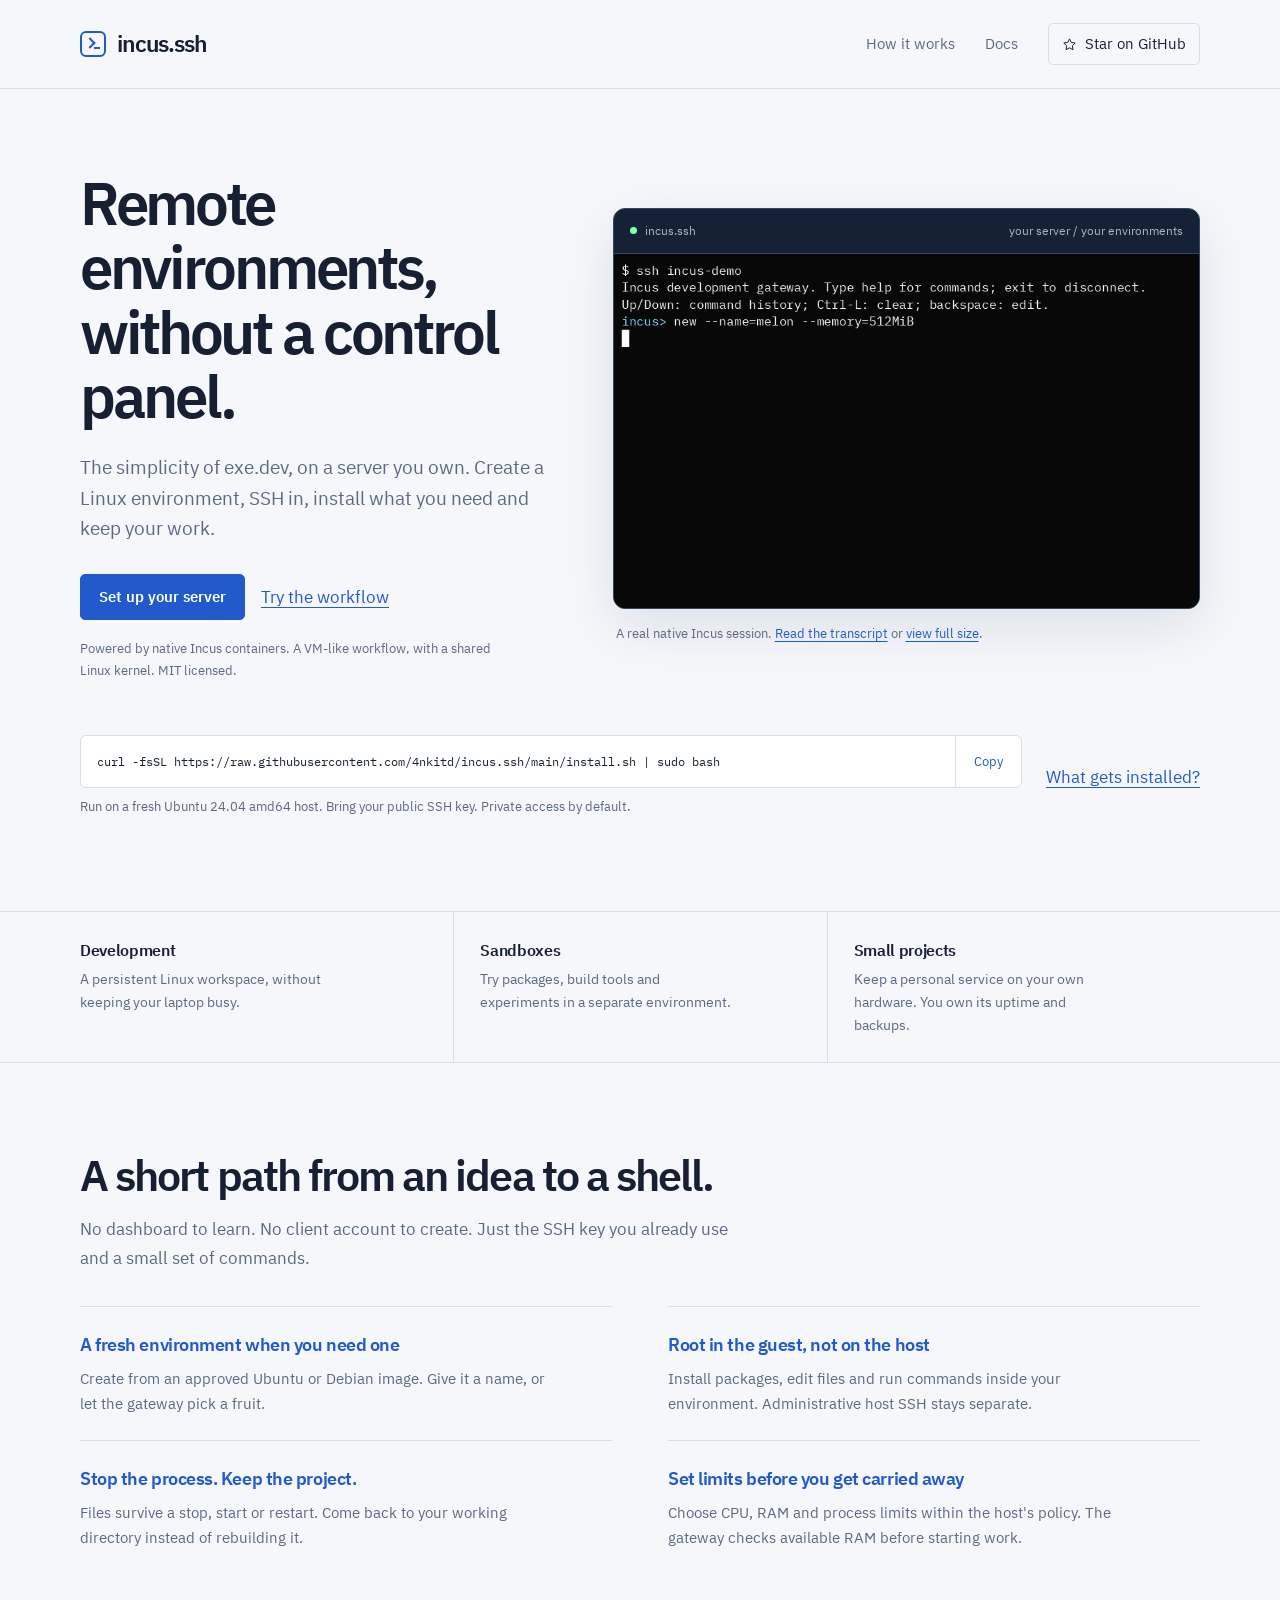
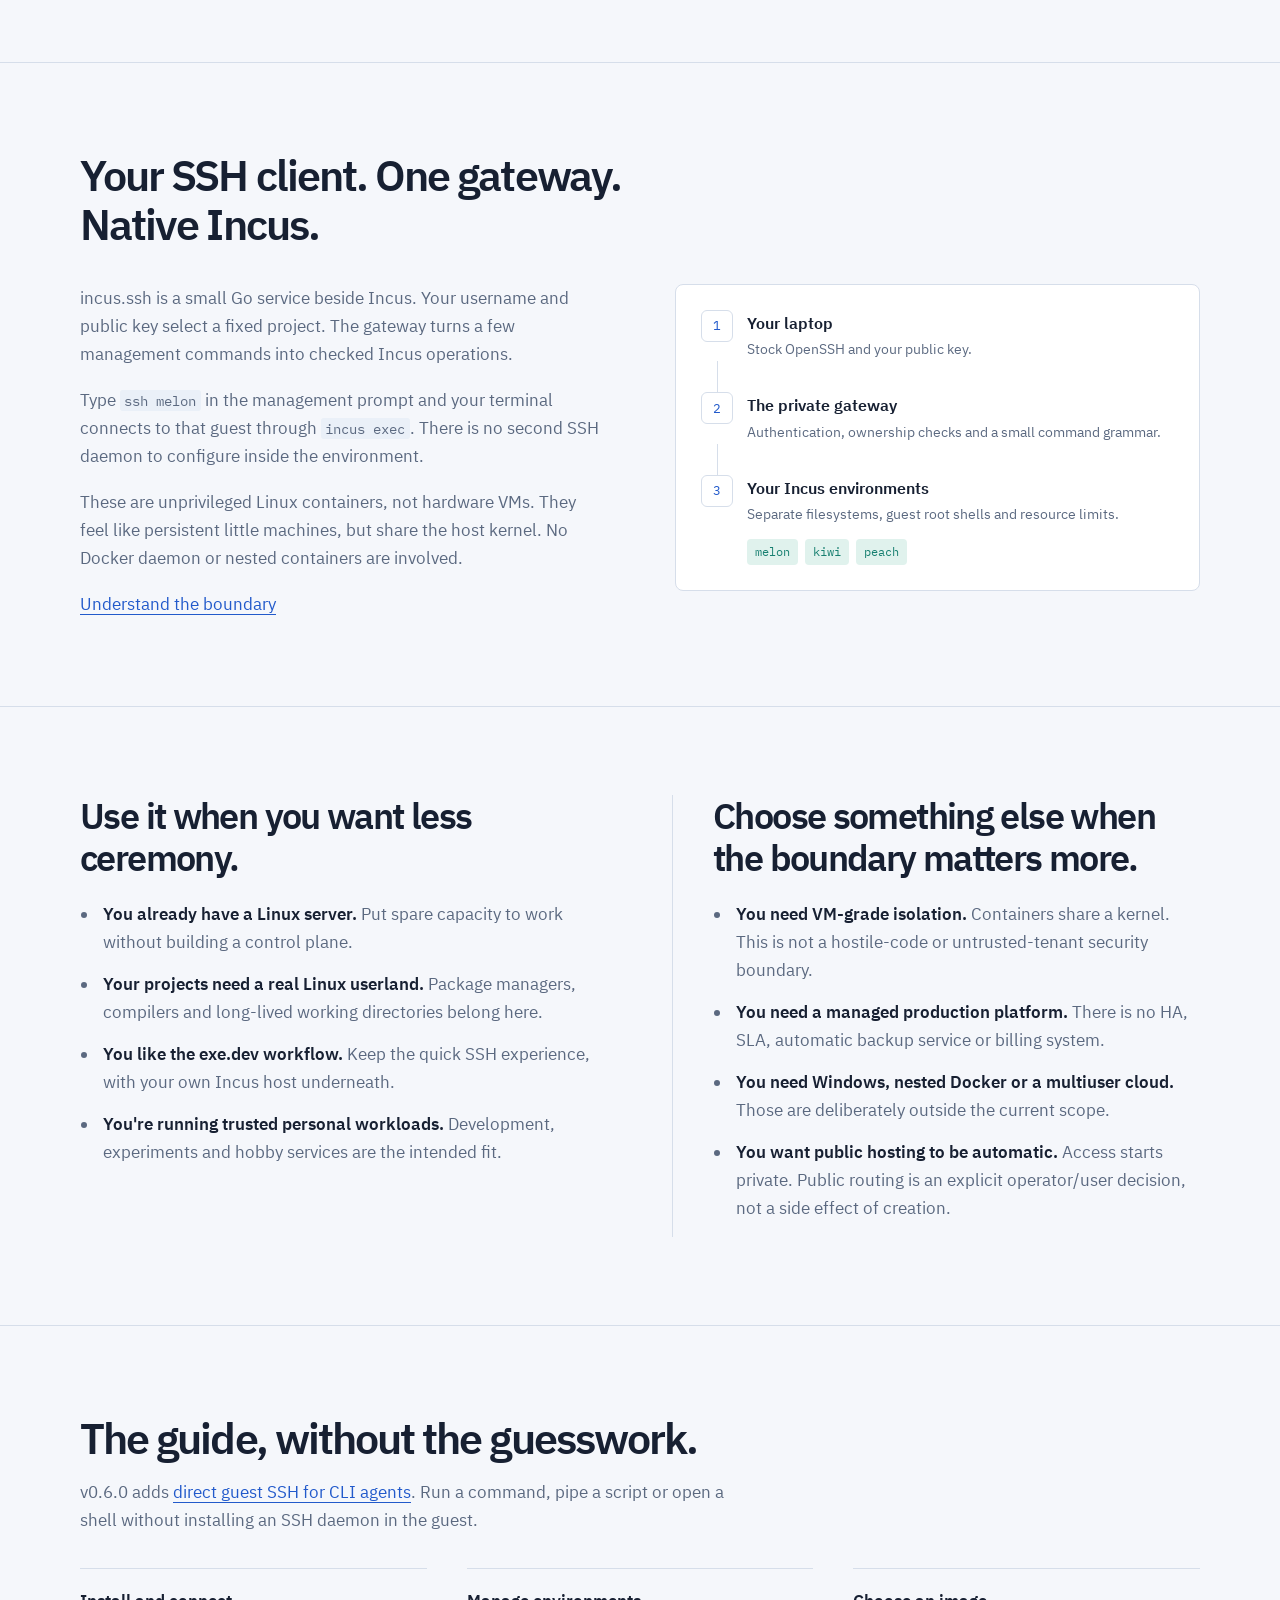
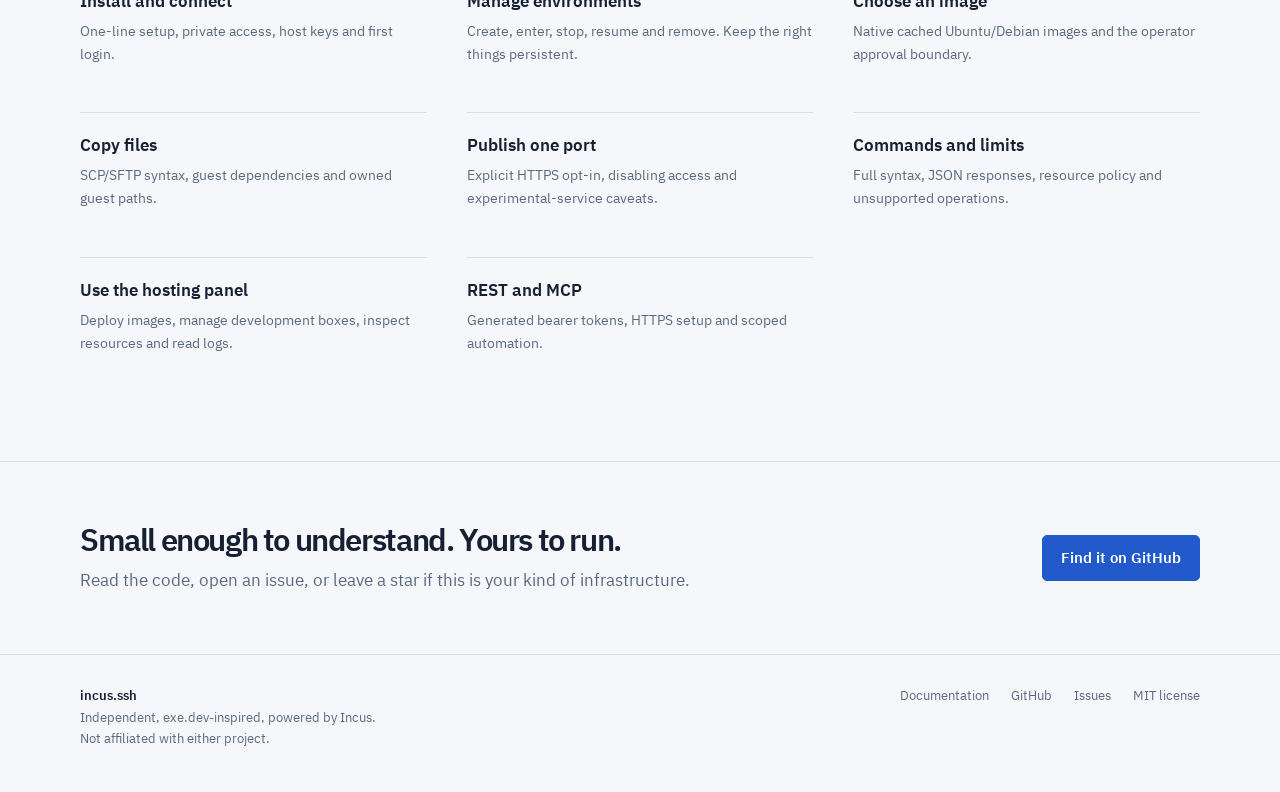
<file: docs/index.html>
<!doctype html>
<html lang="en">
<head>
  <meta charset="utf-8">
  <meta name="viewport" content="width=device-width, initial-scale=1">
  <meta name="color-scheme" content="light dark">
  <title>incus.ssh | Remote environments, without a control panel</title>
  <meta name="description" content="An exe.dev-inspired SSH workflow on your own Incus server. Persistent Linux environments for development, sandboxing and small projects.">
  <link rel="stylesheet" href="styles.css">
  <link rel="icon" type="image/svg+xml" href="assets/mark.svg">
  <script src="site.js" defer></script>
</head>
<body>
<a class="skip-link" href="#main">Skip to content</a>
<header class="top">
  <div class="wrap">
    <a class="brand" href="index.html" aria-label="incus.ssh home"><span class="glyph" aria-hidden="true"></span>incus.ssh</a>
    <nav aria-label="Primary">
      <a class="hide-sm" href="#how">How it works</a>
      <a href="docs.html">Docs</a>
      <a class="primary" href="https://github.com/4nkitd/incus.ssh"><svg width="15" height="15" viewBox="0 0 24 24" fill="none" stroke="currentColor" stroke-width="1.6" aria-hidden="true"><path d="m12 3 2.8 5.7 6.3.9-4.6 4.4 1.1 6.3-5.6-3-5.6 3 1.1-6.3L2.9 9.6l6.3-.9Z"/></svg>Star on GitHub</a>
    </nav>
  </div>
</header>

<main id="main">
  <section class="hero">
    <div class="wrap">
      <div class="hero-layout">
        <div>
          <h1>Remote environments, without a control panel.</h1>
          <p class="lede">The simplicity of exe.dev, on a server you own. Create a Linux environment, SSH in, install what you need and keep your work.</p>
          <div class="actions">
            <a class="button solid" href="#install">Set up your server</a>
            <a href="docs.html#quickstart">Try the workflow</a>
          </div>
          <p class="small-note">Powered by native Incus containers. A VM-like workflow, with a shared Linux kernel. MIT licensed.</p>
        </div>
        <figure class="demo">
          <div class="terminal-window">
            <div class="terminal-bar"><span><i class="connection-dot" aria-hidden="true"></i>incus.ssh</span><span>your server / your environments</span></div>
            <a href="assets/demo.gif" aria-label="View the recorded SSH session at full size">
              <picture>
                <source srcset="assets/demo.png" media="(prefers-reduced-motion: reduce)">
                <img src="assets/demo.gif" width="842" height="510" alt="Real incus.ssh session: create melon, enter its guest root shell, run Linux commands and keep a project file." decoding="async" fetchpriority="high">
              </picture>
            </a>
          </div>
          <figcaption>A real native Incus session. <a href="assets/demo.txt">Read the transcript</a> or <a href="assets/demo.gif">view full size</a>.</figcaption>
        </figure>
      </div>
      <div class="install-strip" id="install">
        <div>
          <div class="install-command"><pre tabindex="0" aria-label="One-line server installation"><code id="install-command">curl -fsSL https://raw.githubusercontent.com/4nkitd/incus.ssh/main/install.sh | sudo bash</code></pre><button class="copy" type="button" data-copy="install-command" aria-label="Copy installation command">Copy</button></div>
          <p>Run on a fresh Ubuntu 24.04 amd64 host. Bring your public SSH key. Private access by default.</p>
        </div>
        <a href="docs.html#install">What gets installed?</a>
      </div>
      <div class="copy-status" id="copy-status" role="status" aria-live="polite"></div>
    </div>
  </section>

  <div class="uses">
    <div class="wrap use-grid">
      <div class="use"><h2>Development</h2><p>A persistent Linux workspace, without keeping your laptop busy.</p></div>
      <div class="use"><h2>Sandboxes</h2><p>Try packages, build tools and experiments in a separate environment.</p></div>
      <div class="use"><h2>Small projects</h2><p>Keep a personal service on your own hardware. You own its uptime and backups.</p></div>
    </div>
  </div>

  <section class="landing-section" id="features">
    <div class="wrap">
      <div class="section-head"><h2>A short path from an idea to a shell.</h2><p>No dashboard to learn. No client account to create. Just the SSH key you already use and a small set of commands.</p></div>
      <div class="feature-rows">
        <div class="feature-row"><h3><a href="docs.html#environments">A fresh environment when you need one</a></h3><p>Create from an approved Ubuntu or Debian image. Give it a name, or let the gateway pick a fruit.</p></div>
        <div class="feature-row"><h3><a href="docs.html#shells">Root in the guest, not on the host</a></h3><p>Install packages, edit files and run commands inside your environment. Administrative host SSH stays separate.</p></div>
        <div class="feature-row"><h3><a href="docs.html#lifecycle">Stop the process. Keep the project.</a></h3><p>Files survive a stop, start or restart. Come back to your working directory instead of rebuilding it.</p></div>
        <div class="feature-row"><h3><a href="docs.html#resources">Set limits before you get carried away</a></h3><p>Choose CPU, RAM and process limits within the host's policy. The gateway checks available RAM before starting work.</p></div>
      </div>
    </div>
  </section>

  <section class="landing-section" id="how">
    <div class="wrap">
      <div class="section-head"><h2>Your SSH client. One gateway. Native Incus.</h2></div>
      <div class="how-layout">
        <div class="how-copy">
          <p>incus.ssh is a small Go service beside Incus. Your username and public key select a fixed project. The gateway turns a few management commands into checked Incus operations.</p>
          <p>Type <code>ssh melon</code> in the management prompt and your terminal connects to that guest through <code>incus exec</code>. There is no second SSH daemon to configure inside the environment.</p>
          <p>These are unprivileged Linux containers, not hardware VMs. They feel like persistent little machines, but share the host kernel. No Docker daemon or nested containers are involved.</p>
          <a href="docs.html#architecture">Understand the boundary</a>
        </div>
        <div class="request-path" role="group" aria-label="Connection path from laptop to owned Incus containers">
          <div class="path-node"><span aria-hidden="true">1</span><div><h3>Your laptop</h3><p>Stock OpenSSH and your public key.</p></div></div>
          <div class="path-line" aria-hidden="true"></div>
          <div class="path-node"><span aria-hidden="true">2</span><div><h3>The private gateway</h3><p>Authentication, ownership checks and a small command grammar.</p></div></div>
          <div class="path-line" aria-hidden="true"></div>
          <div class="path-node"><span aria-hidden="true">3</span><div><h3>Your Incus environments</h3><p>Separate filesystems, guest root shells and resource limits.</p><div class="guest-names"><code>melon</code><code>kiwi</code><code>peach</code></div></div></div>
        </div>
      </div>
    </div>
  </section>

  <section class="landing-section" id="fit">
    <div class="wrap fit">
      <div><h2>Use it when you want less ceremony.</h2><ul>
        <li><strong>You already have a Linux server.</strong> Put spare capacity to work without building a control plane.</li>
        <li><strong>Your projects need a real Linux userland.</strong> Package managers, compilers and long-lived working directories belong here.</li>
        <li><strong>You like the exe.dev workflow.</strong> Keep the quick SSH experience, with your own Incus host underneath.</li>
        <li><strong>You're running trusted personal workloads.</strong> Development, experiments and hobby services are the intended fit.</li>
      </ul></div>
      <div><h2>Choose something else when the boundary matters more.</h2><ul>
        <li><strong>You need VM-grade isolation.</strong> Containers share a kernel. This is not a hostile-code or untrusted-tenant security boundary.</li>
        <li><strong>You need a managed production platform.</strong> There is no HA, SLA, automatic backup service or billing system.</li>
        <li><strong>You need Windows, nested Docker or a multiuser cloud.</strong> Those are deliberately outside the current scope.</li>
        <li><strong>You want public hosting to be automatic.</strong> Access starts private. Public routing is an explicit operator/user decision, not a side effect of creation.</li>
      </ul></div>
    </div>
  </section>

  <section class="landing-section" id="guide">
    <div class="wrap">
      <div class="section-head"><h2>The guide, without the guesswork.</h2><p>v0.6.0 adds <a href="docs.html#agent-ssh">direct guest SSH for CLI agents</a>. Run a command, pipe a script or open a shell without installing an SSH daemon in the guest.</p></div>
      <div class="guide-grid">
        <a class="guide-link" href="docs.html#install"><strong>Install and connect</strong><span>One-line setup, private access, host keys and first login.</span></a>
        <a class="guide-link" href="docs.html#environments"><strong>Manage environments</strong><span>Create, enter, stop, resume and remove. Keep the right things persistent.</span></a>
        <a class="guide-link" href="docs.html#images"><strong>Choose an image</strong><span>Native cached Ubuntu/Debian images and the operator approval boundary.</span></a>
        <a class="guide-link" href="docs.html#files"><strong>Copy files</strong><span>SCP/SFTP syntax, guest dependencies and owned guest paths.</span></a>
        <a class="guide-link" href="docs.html#sharing"><strong>Publish one port</strong><span>Explicit HTTPS opt-in, disabling access and experimental-service caveats.</span></a>
        <a class="guide-link" href="docs.html#commands"><strong>Commands and limits</strong><span>Full syntax, JSON responses, resource policy and unsupported operations.</span></a>
        <a class="guide-link" href="docs.html#ui"><strong>Use the hosting panel</strong><span>Deploy images, manage development boxes, inspect resources and read logs.</span></a>
        <a class="guide-link" href="docs.html#api"><strong>REST and MCP</strong><span>Generated bearer tokens, HTTPS setup and scoped automation.</span></a>
      </div>
    </div>
  </section>

  <div class="wrap closing">
    <div><h2>Small enough to understand. Yours to run.</h2><p>Read the code, open an issue, or leave a star if this is your kind of infrastructure.</p></div>
    <a class="button solid" href="https://github.com/4nkitd/incus.ssh">Find it on GitHub</a>
  </div>
</main>

<footer><div class="wrap"><div><strong>incus.ssh</strong><br>Independent, exe.dev-inspired, powered by Incus.<br>Not affiliated with either project.</div><nav aria-label="Footer"><a href="docs.html">Documentation</a><a href="https://github.com/4nkitd/incus.ssh">GitHub</a><a href="https://github.com/4nkitd/incus.ssh/issues">Issues</a><a href="https://github.com/4nkitd/incus.ssh/blob/main/LICENSE">MIT license</a></nav></div></footer>
</body>
</html>
</file>
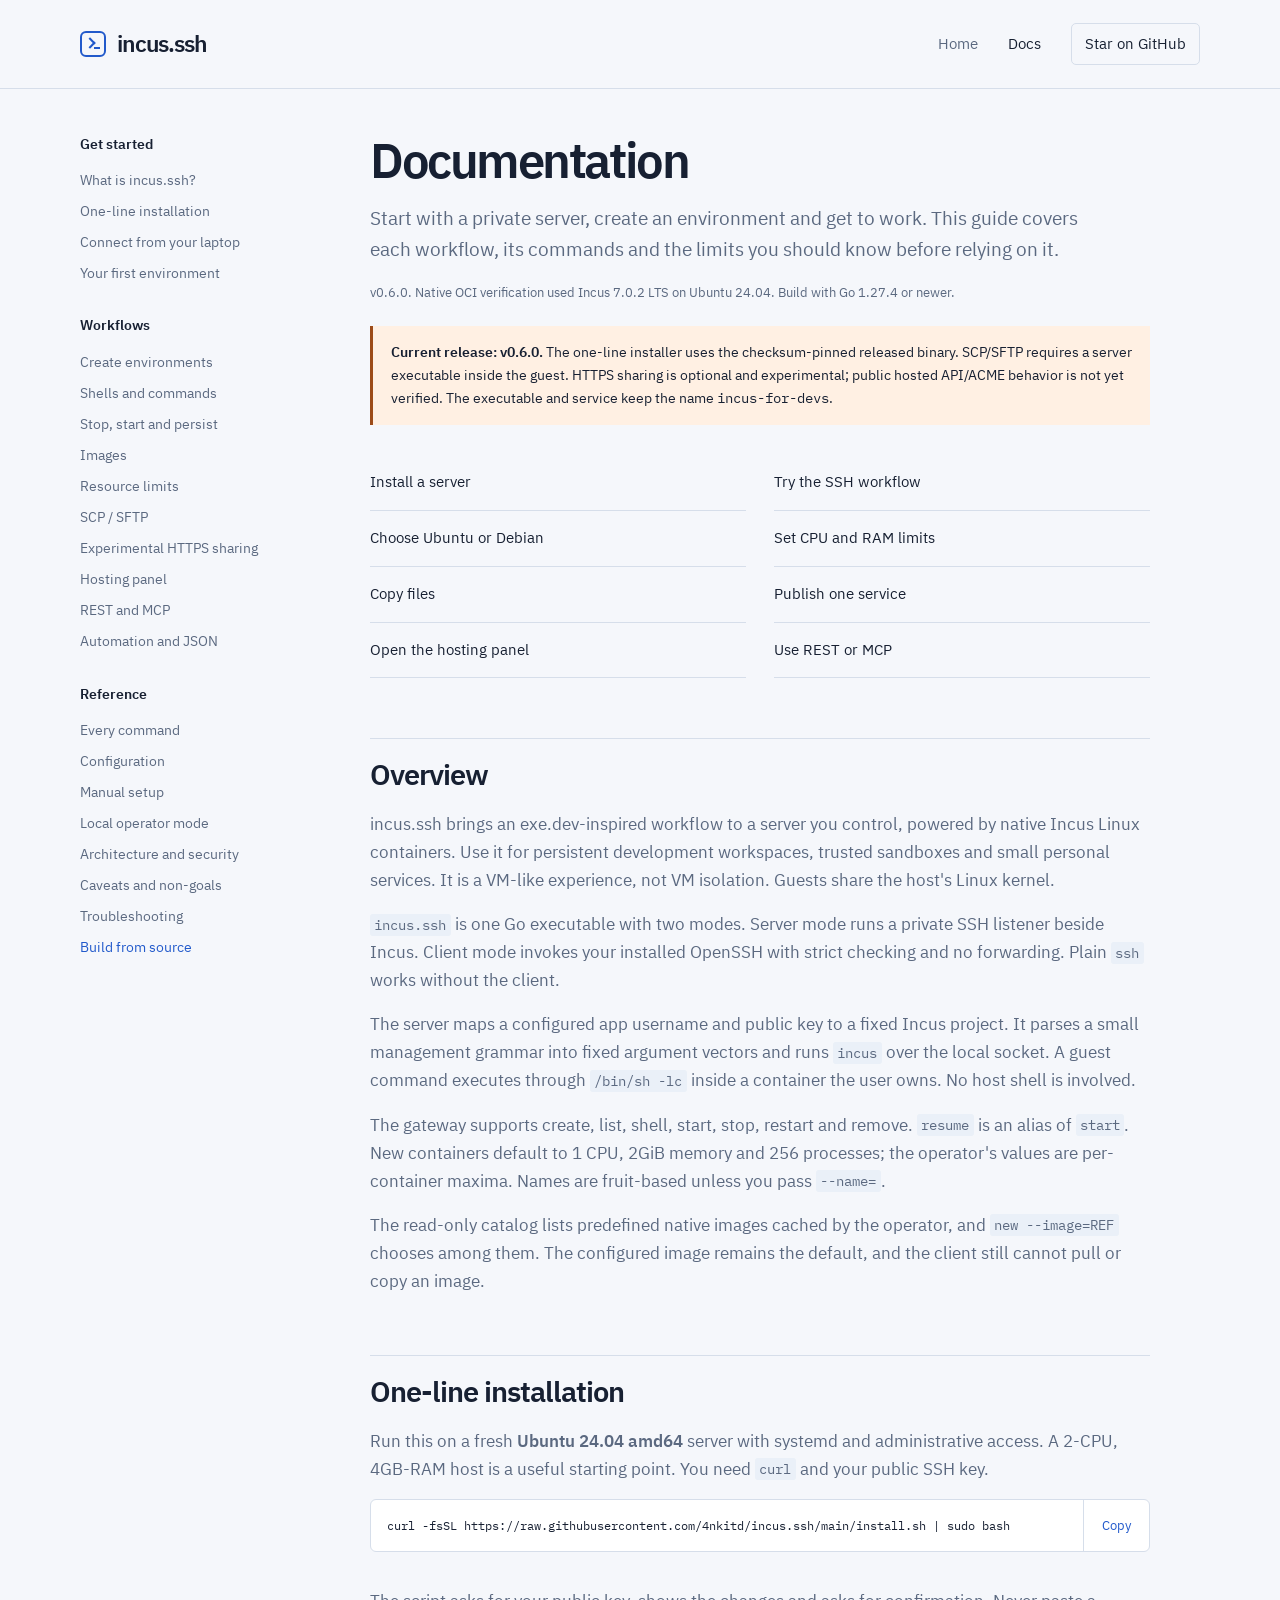
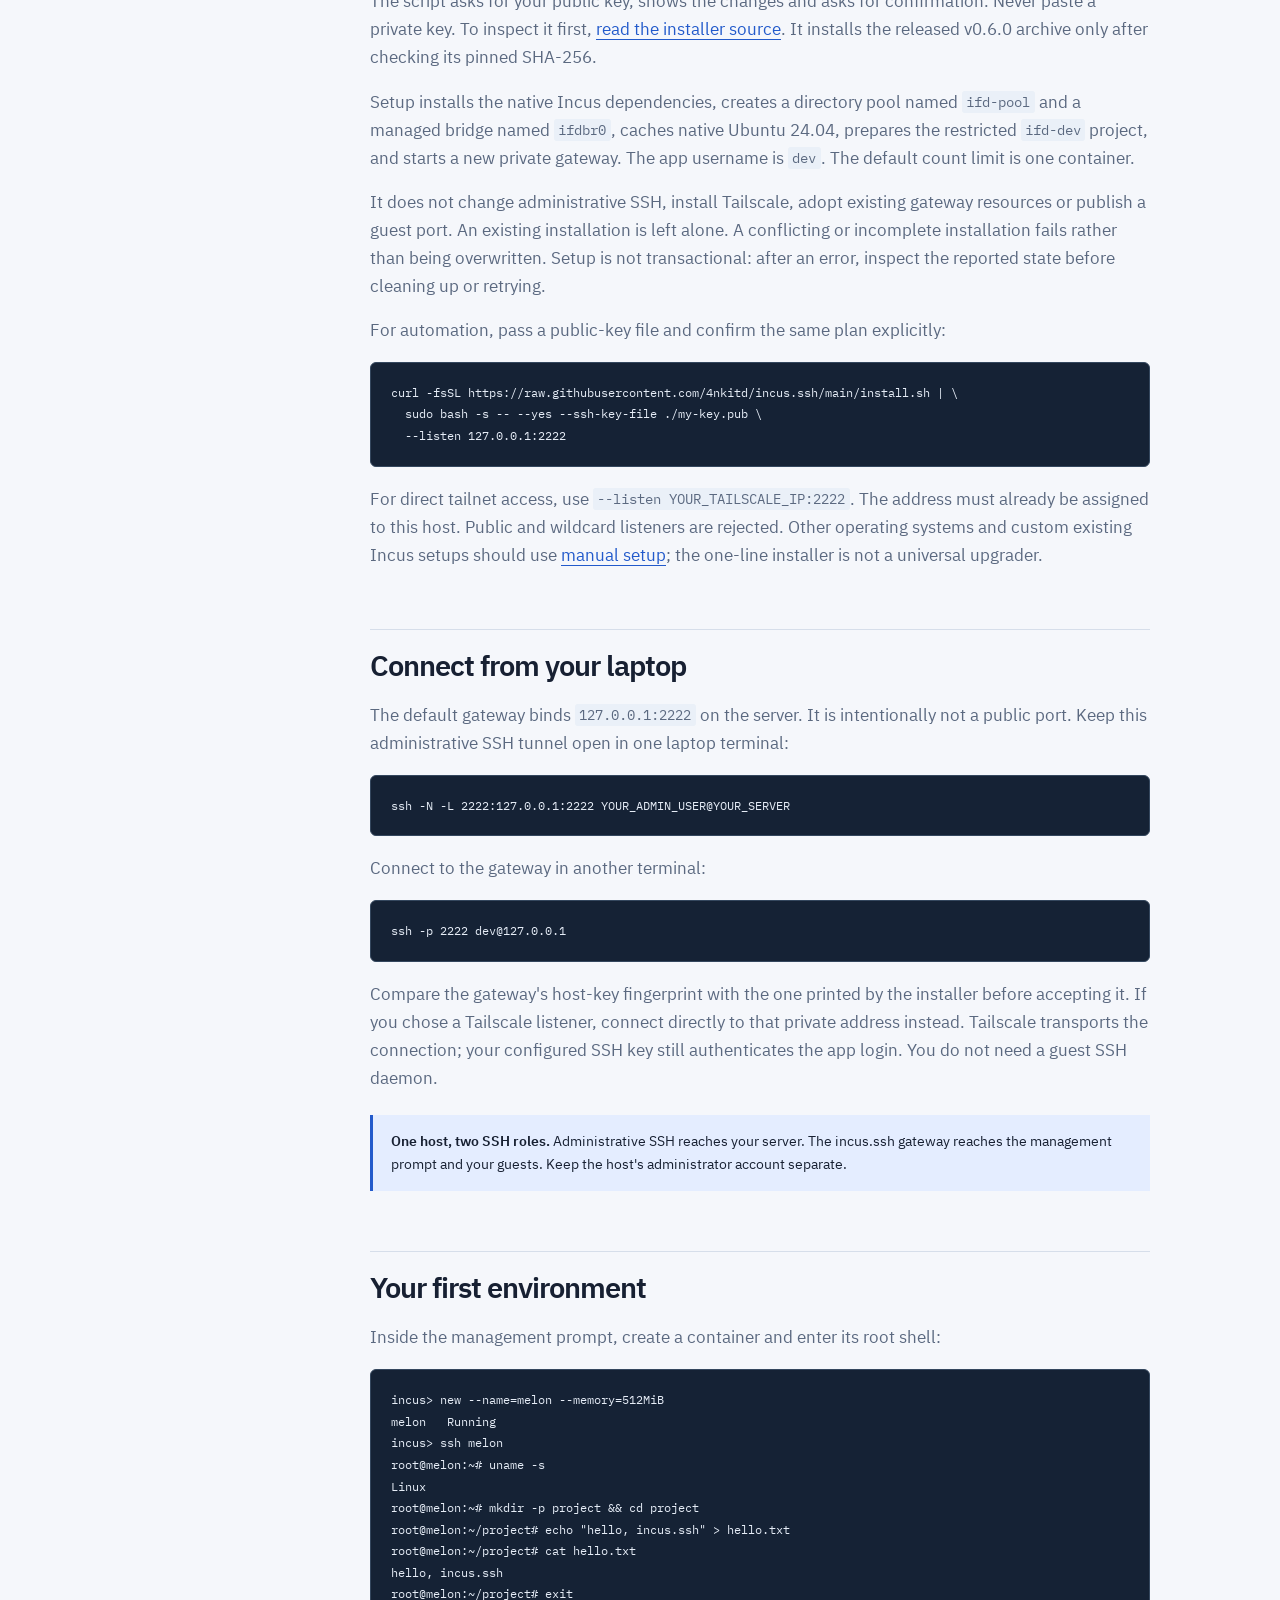
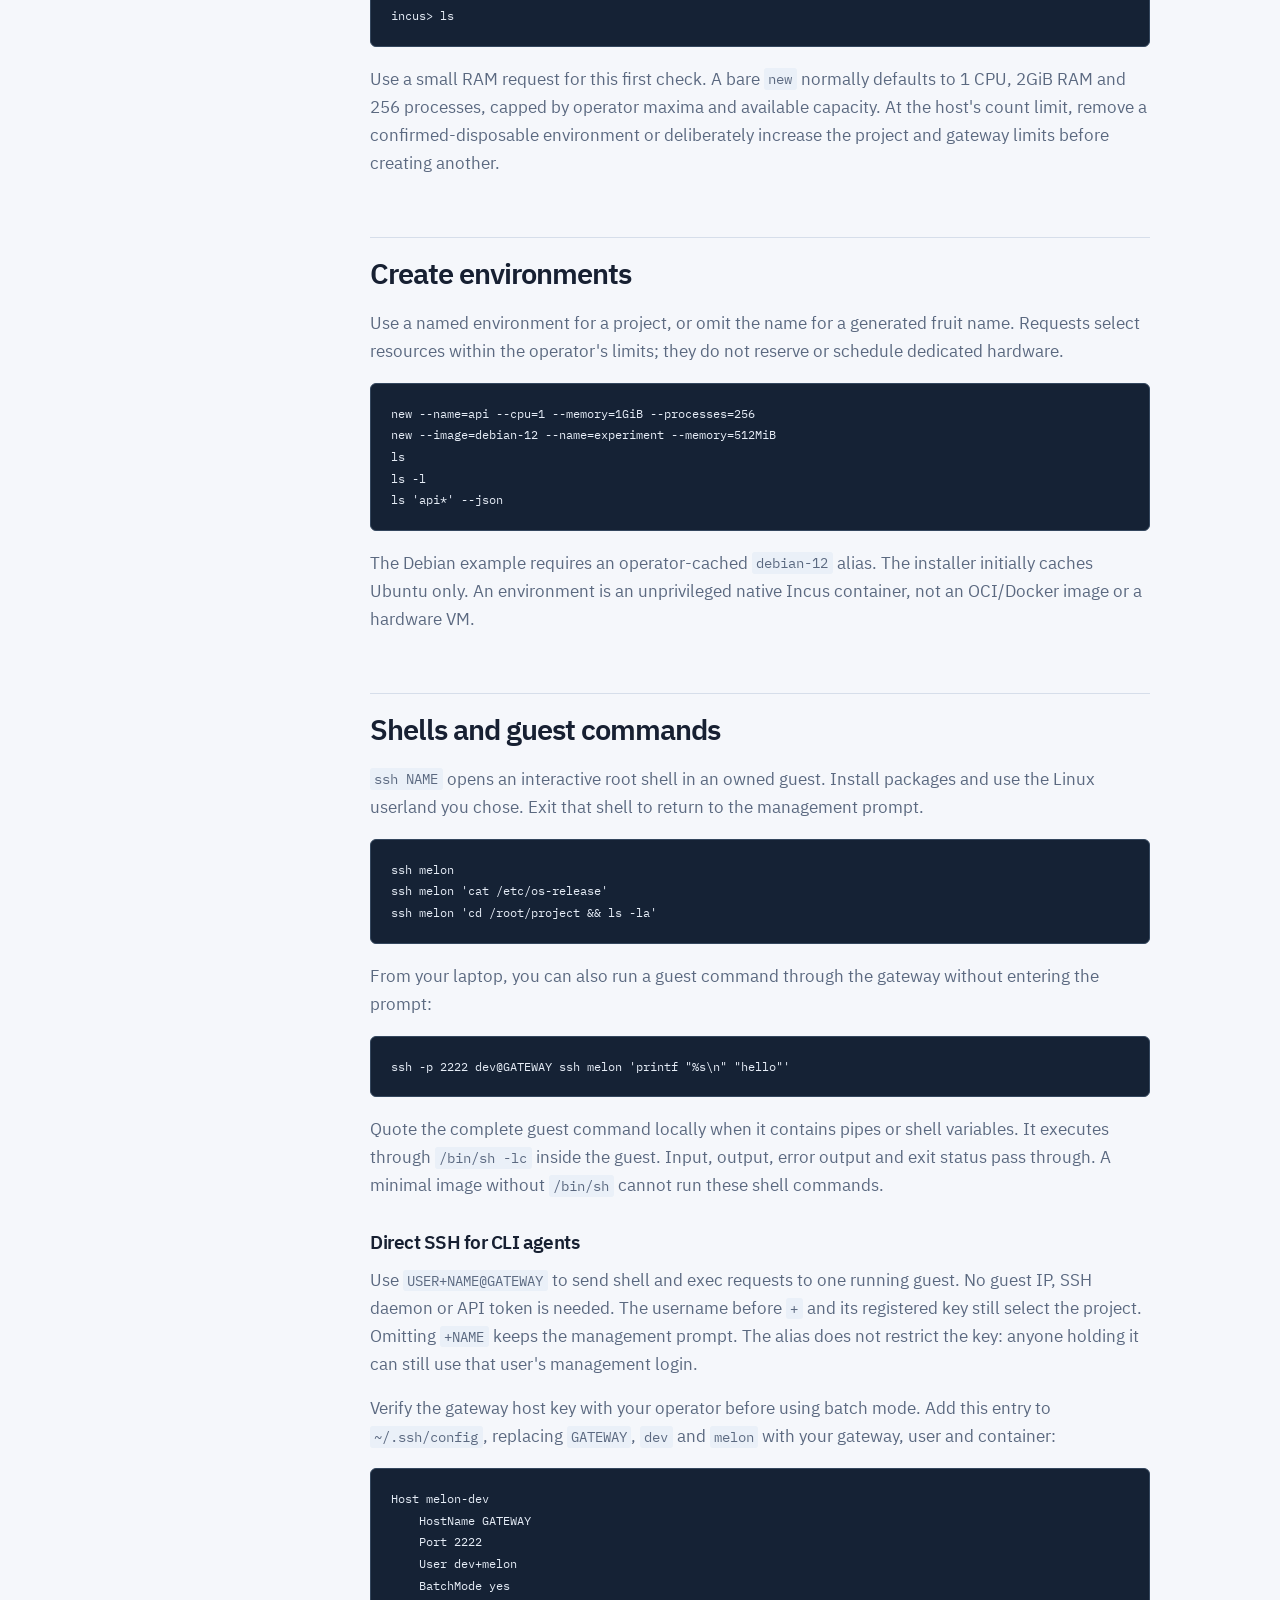
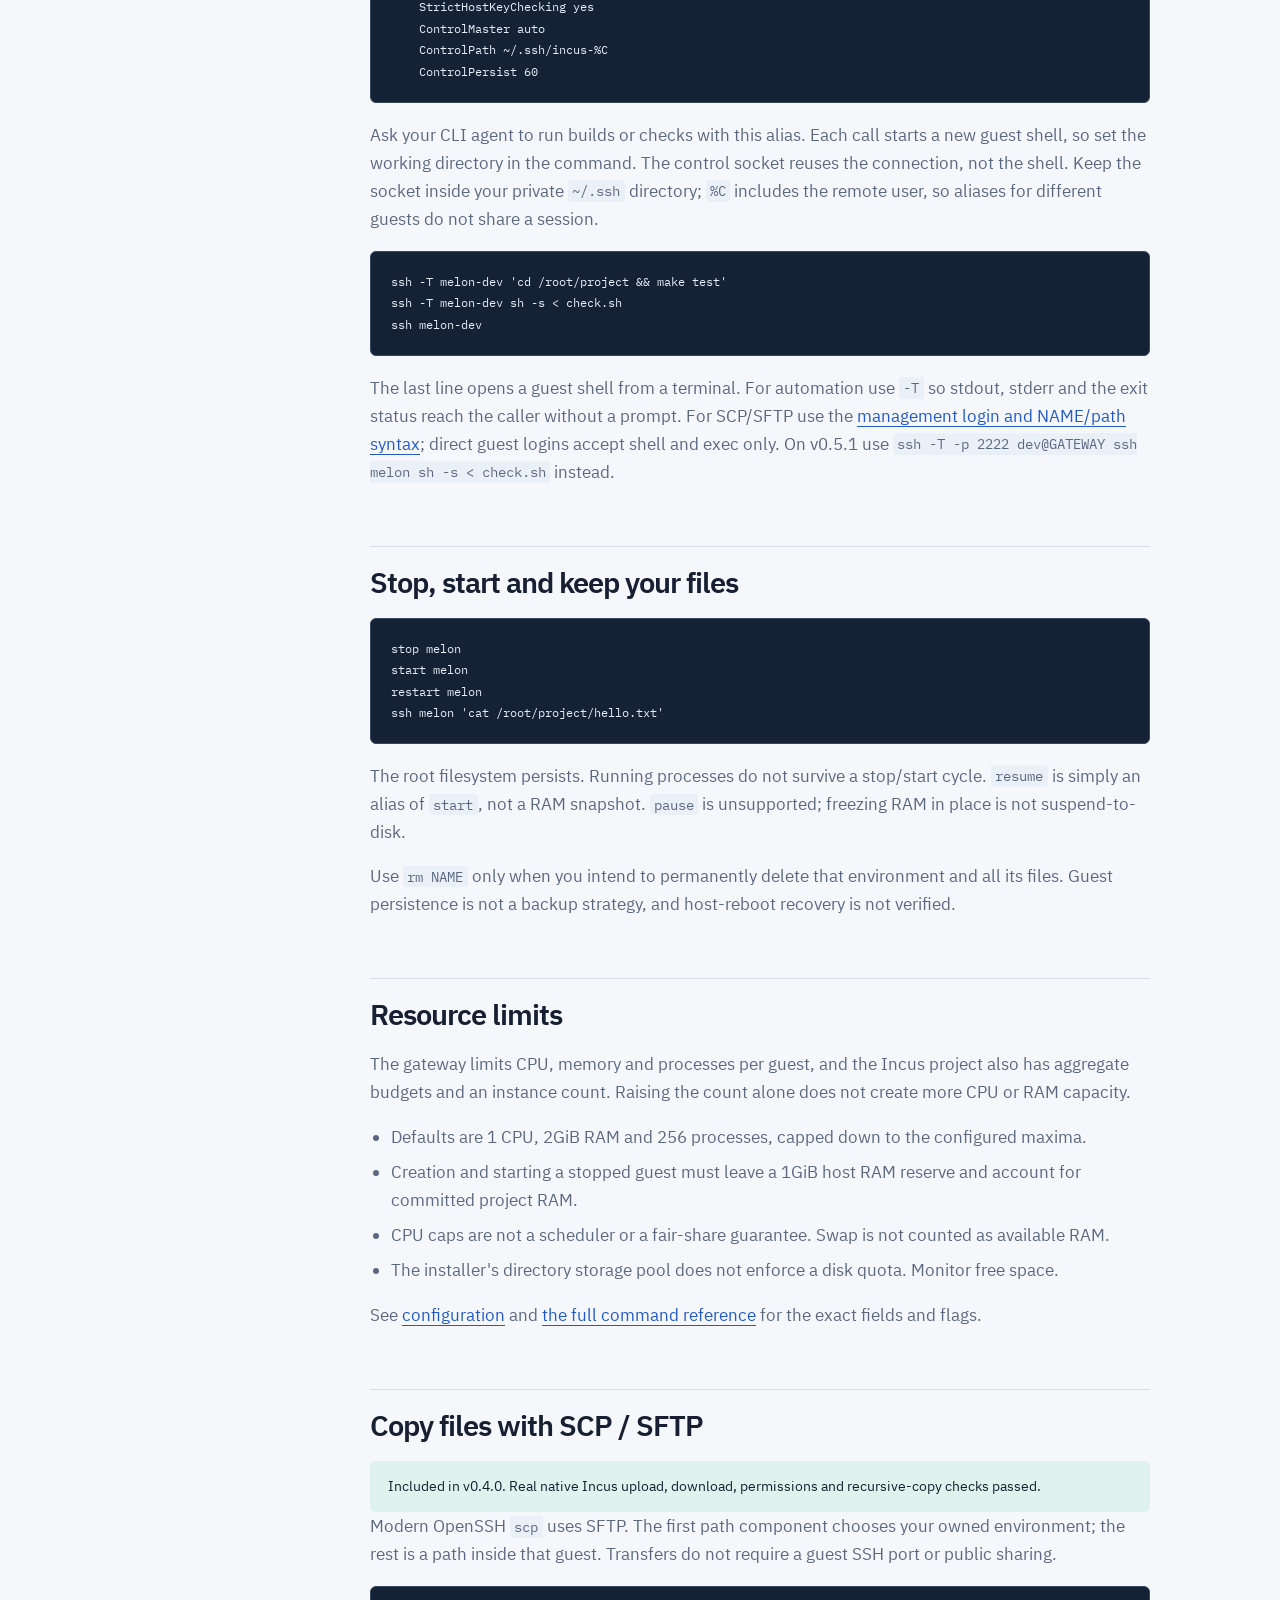
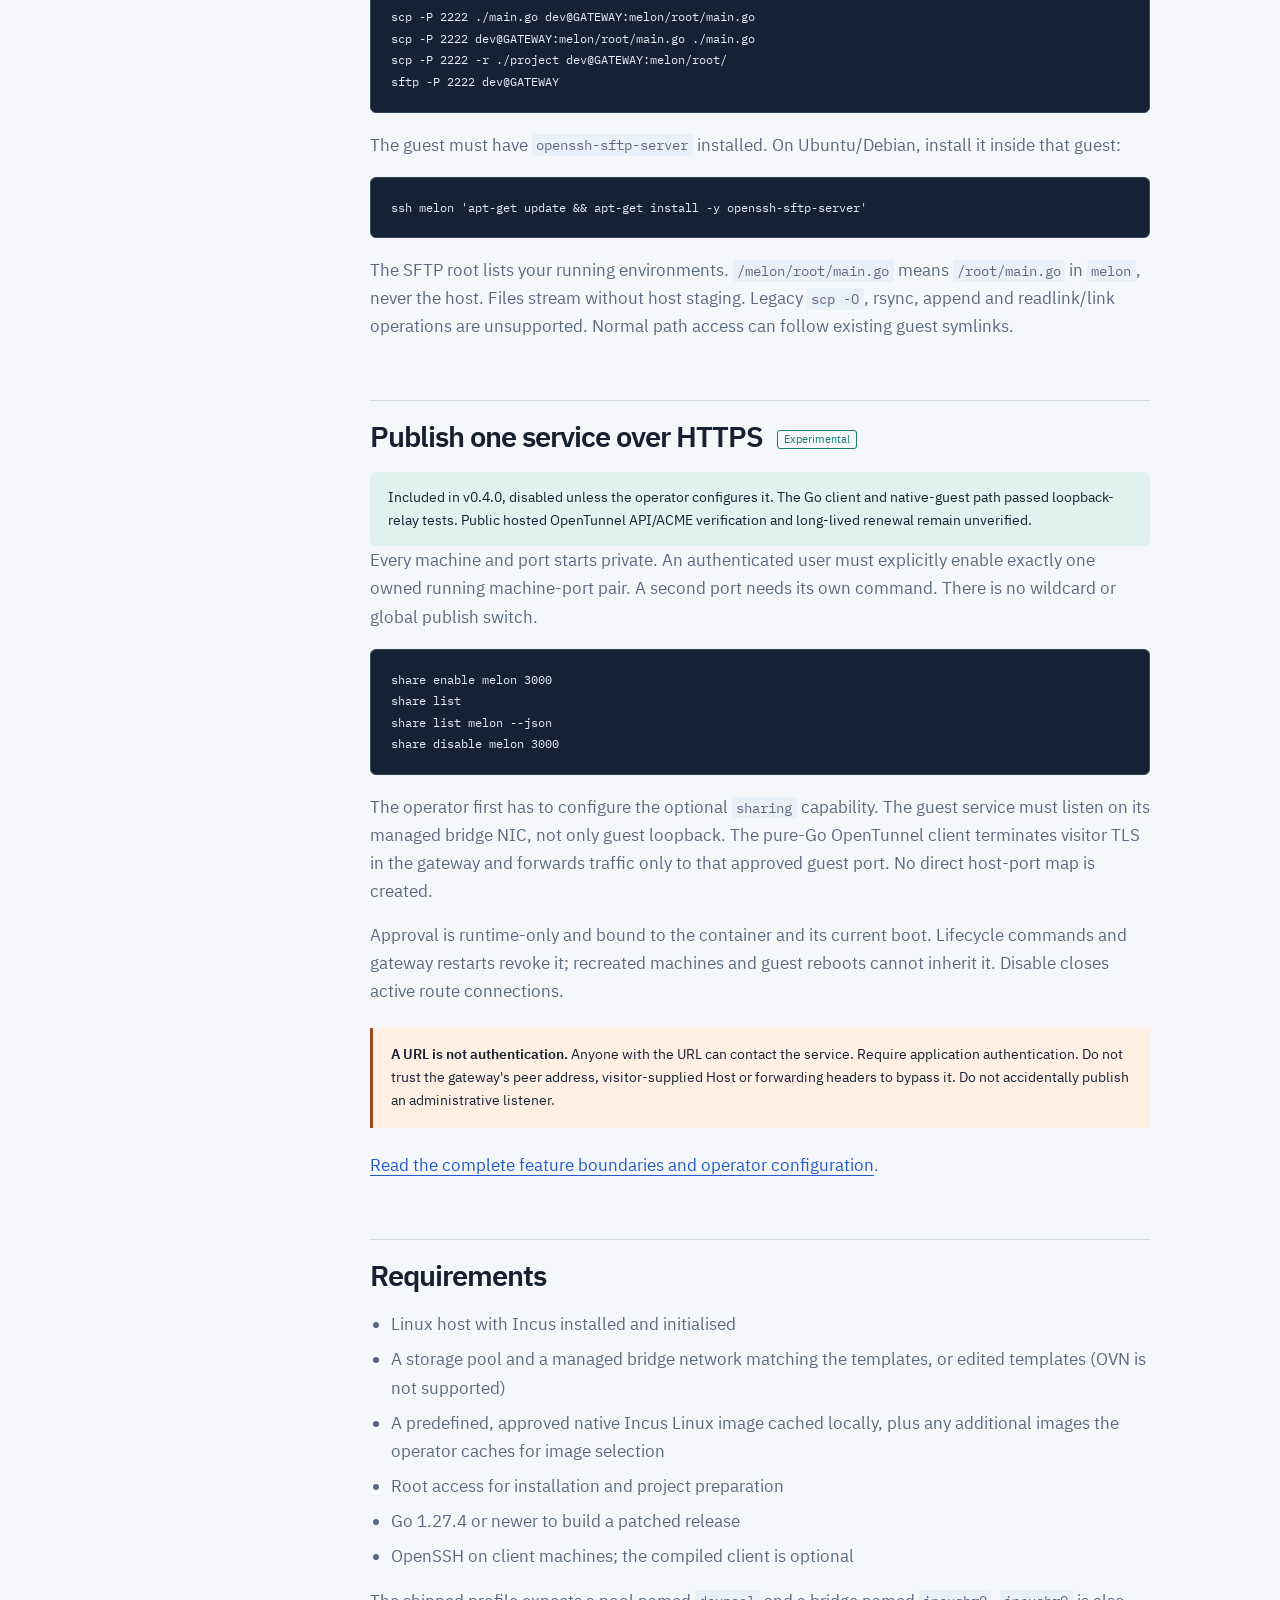
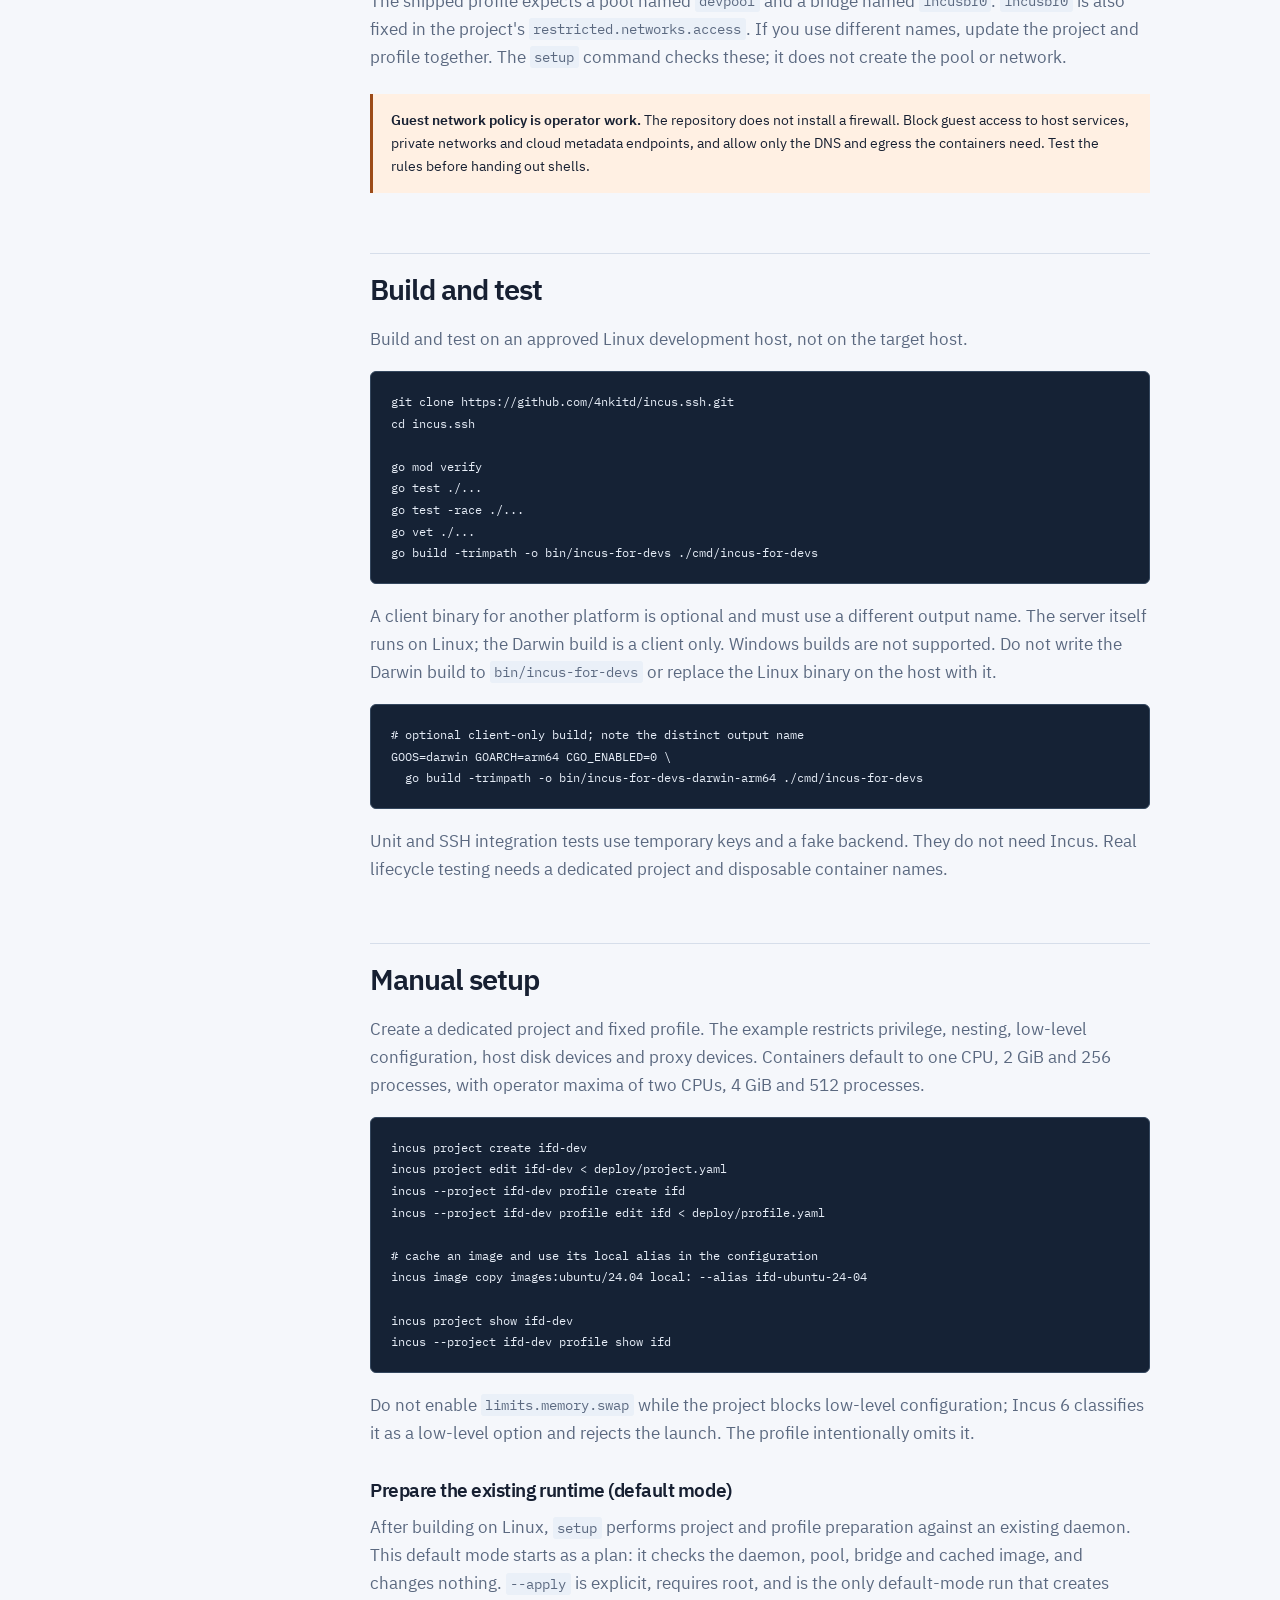
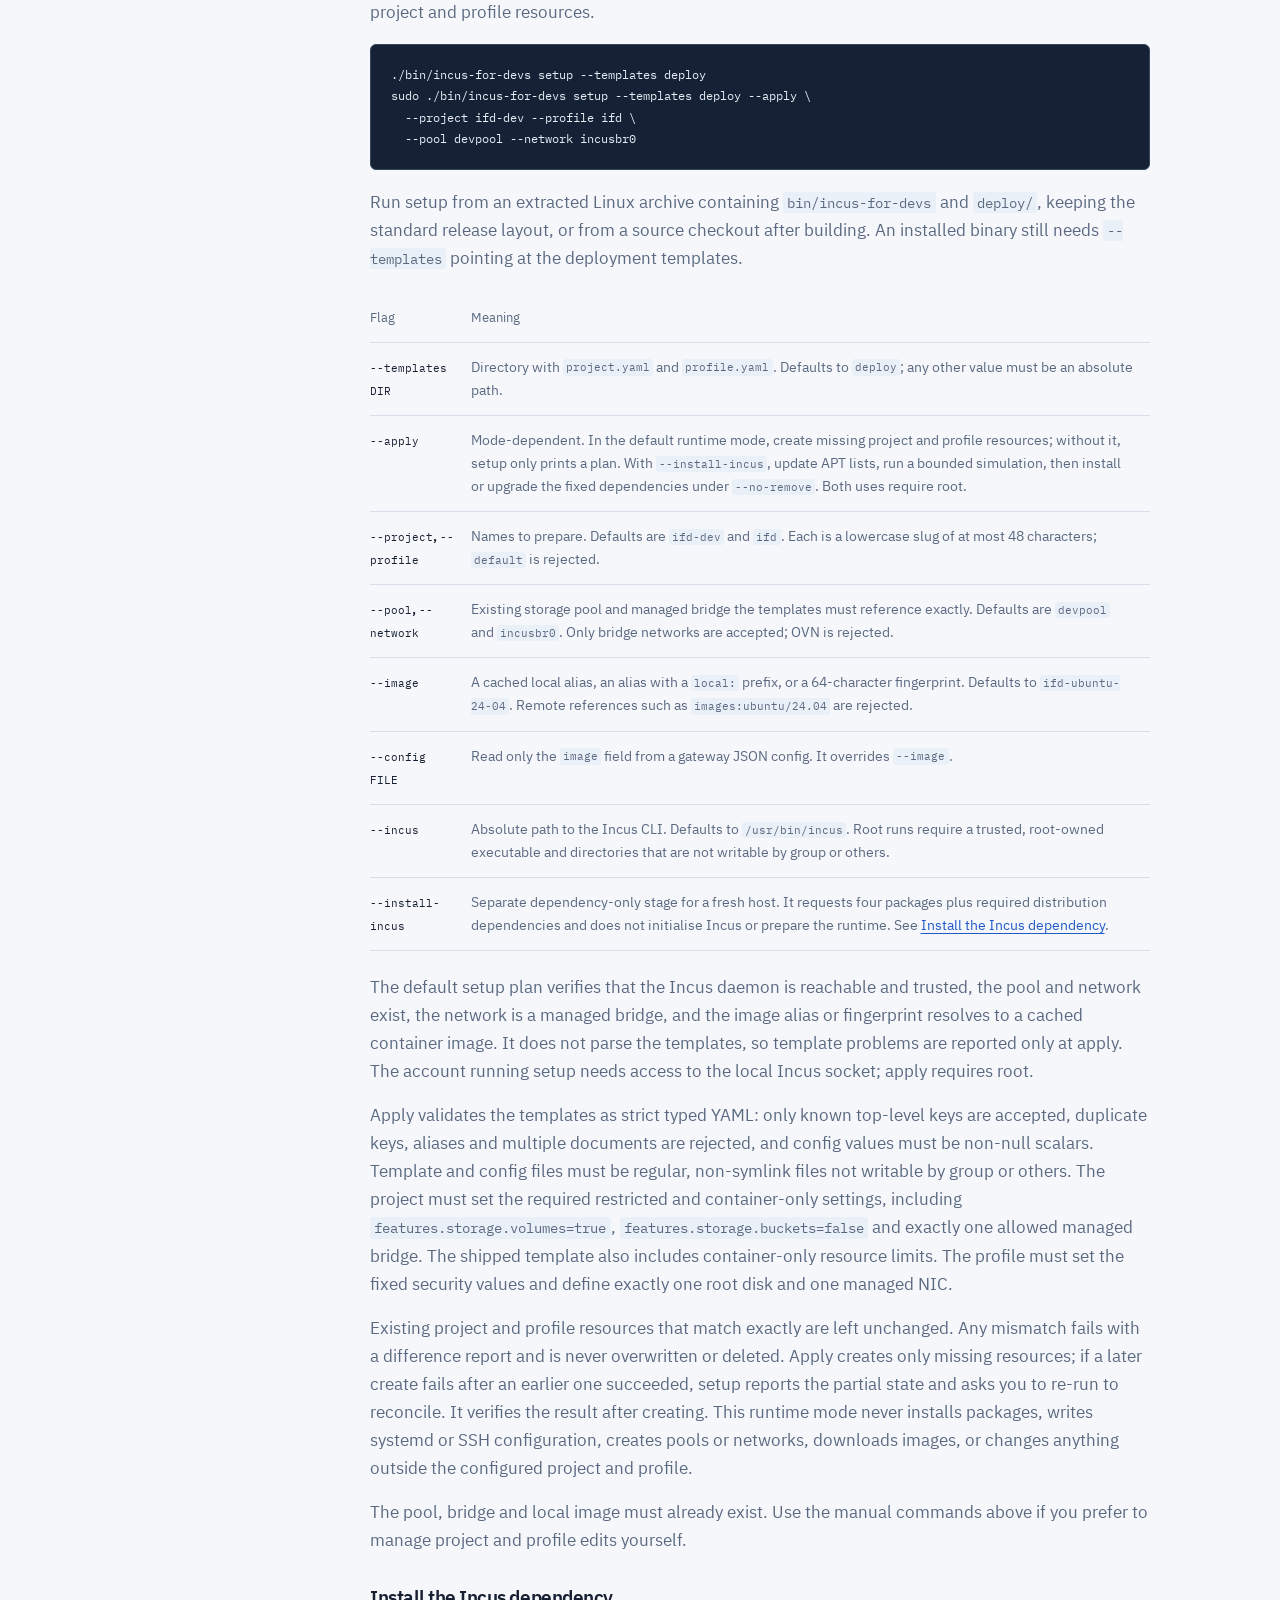
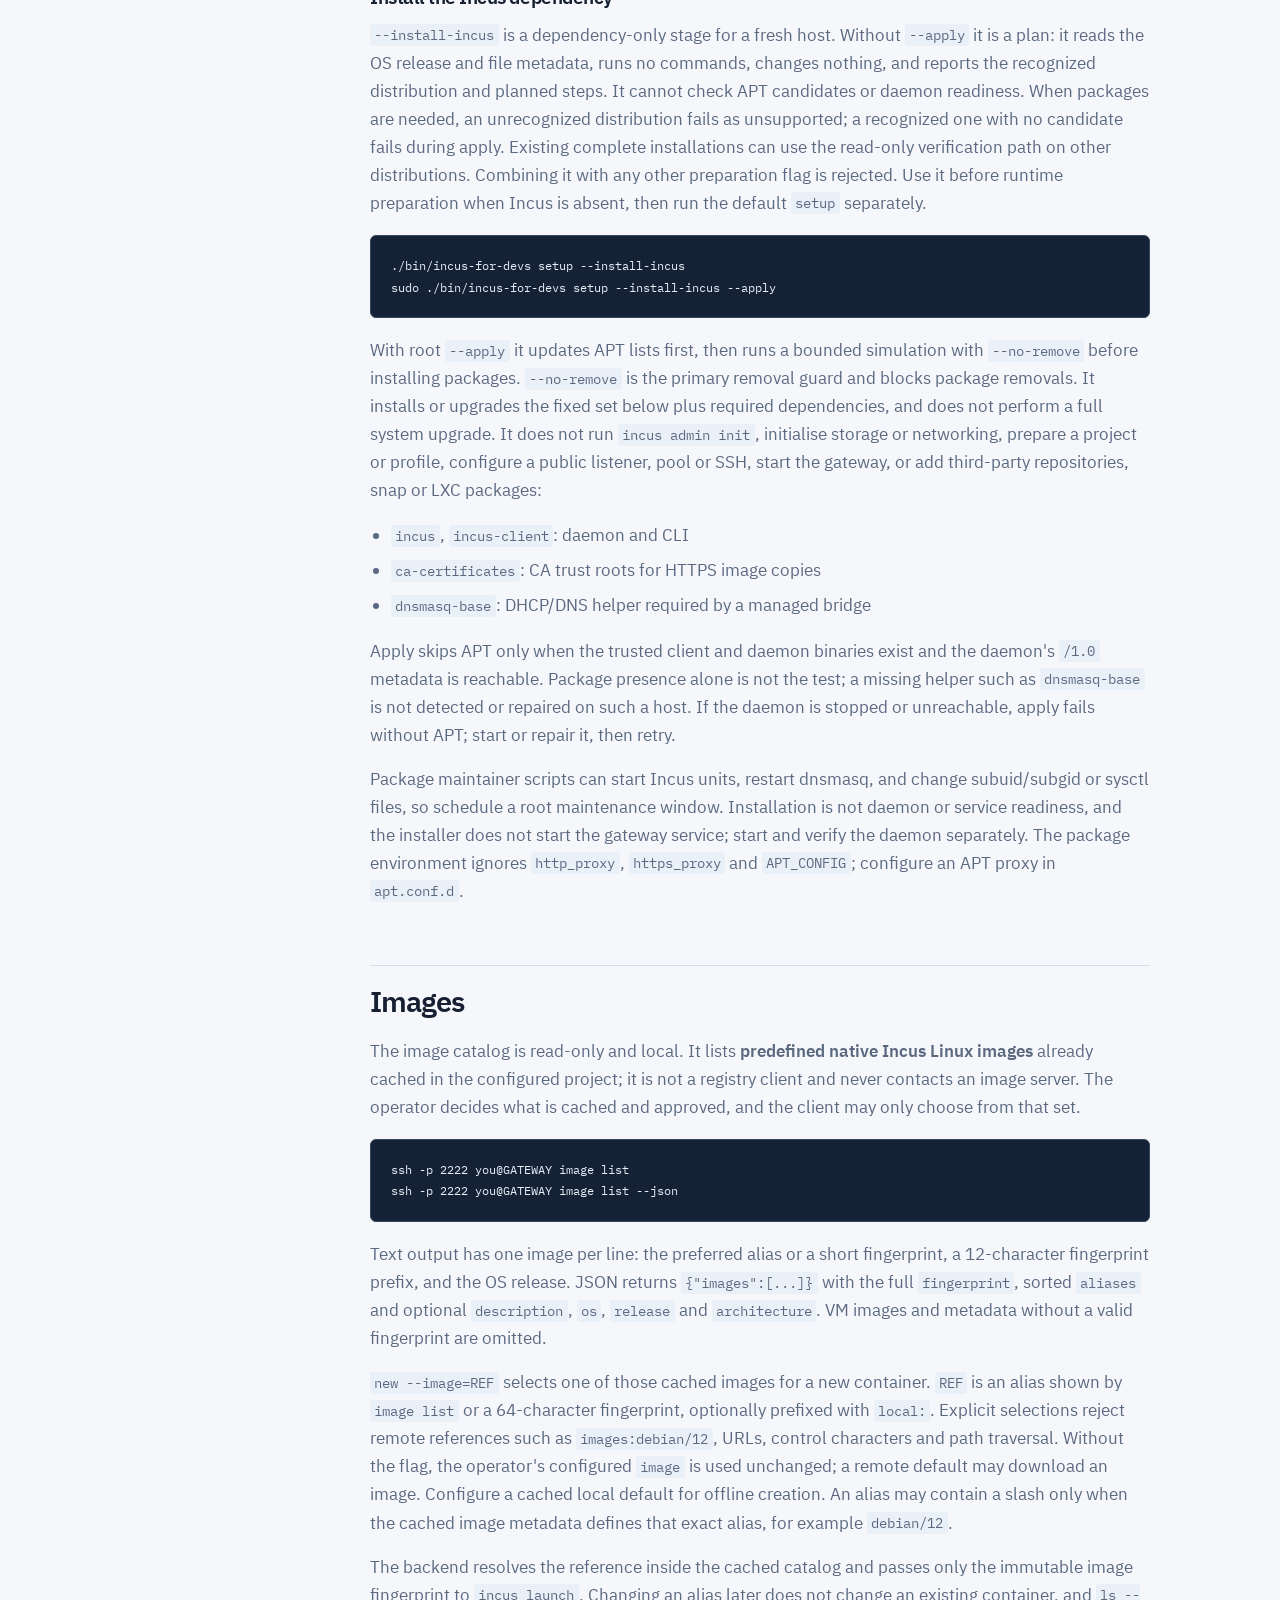
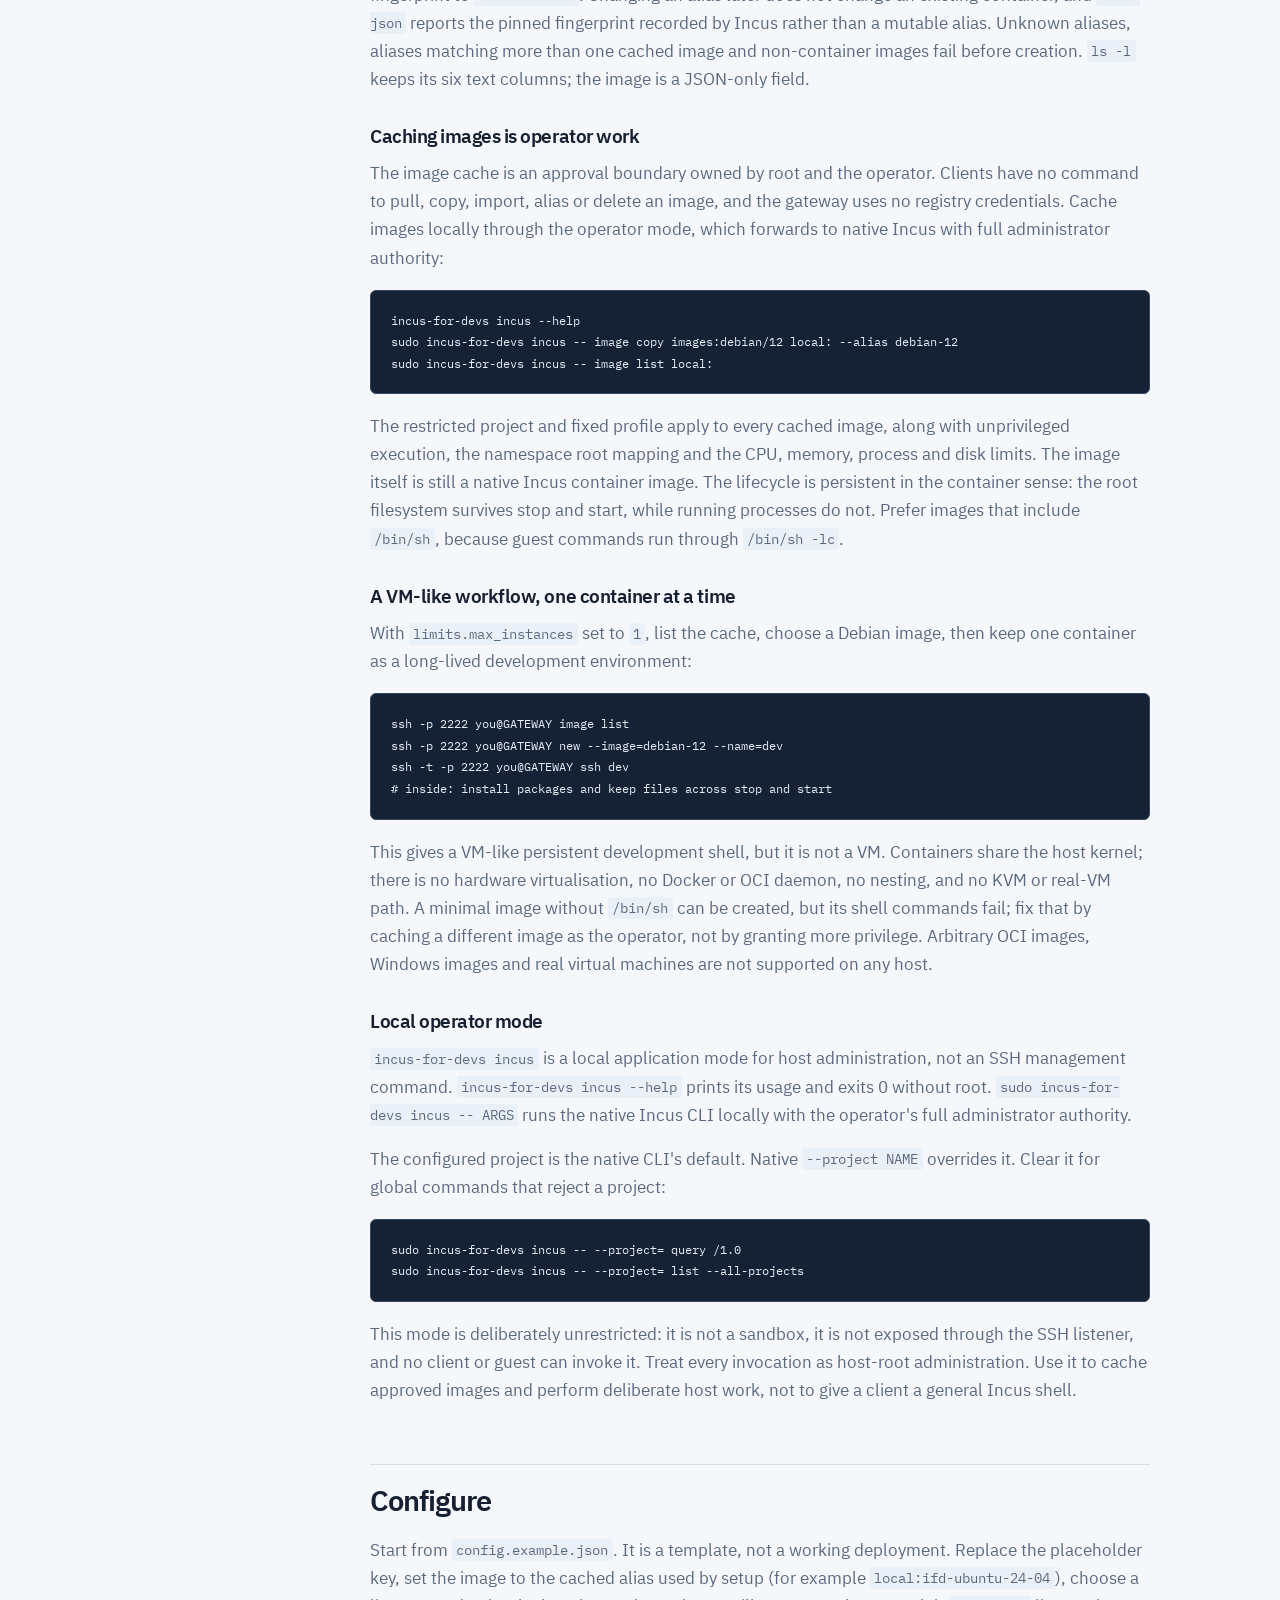
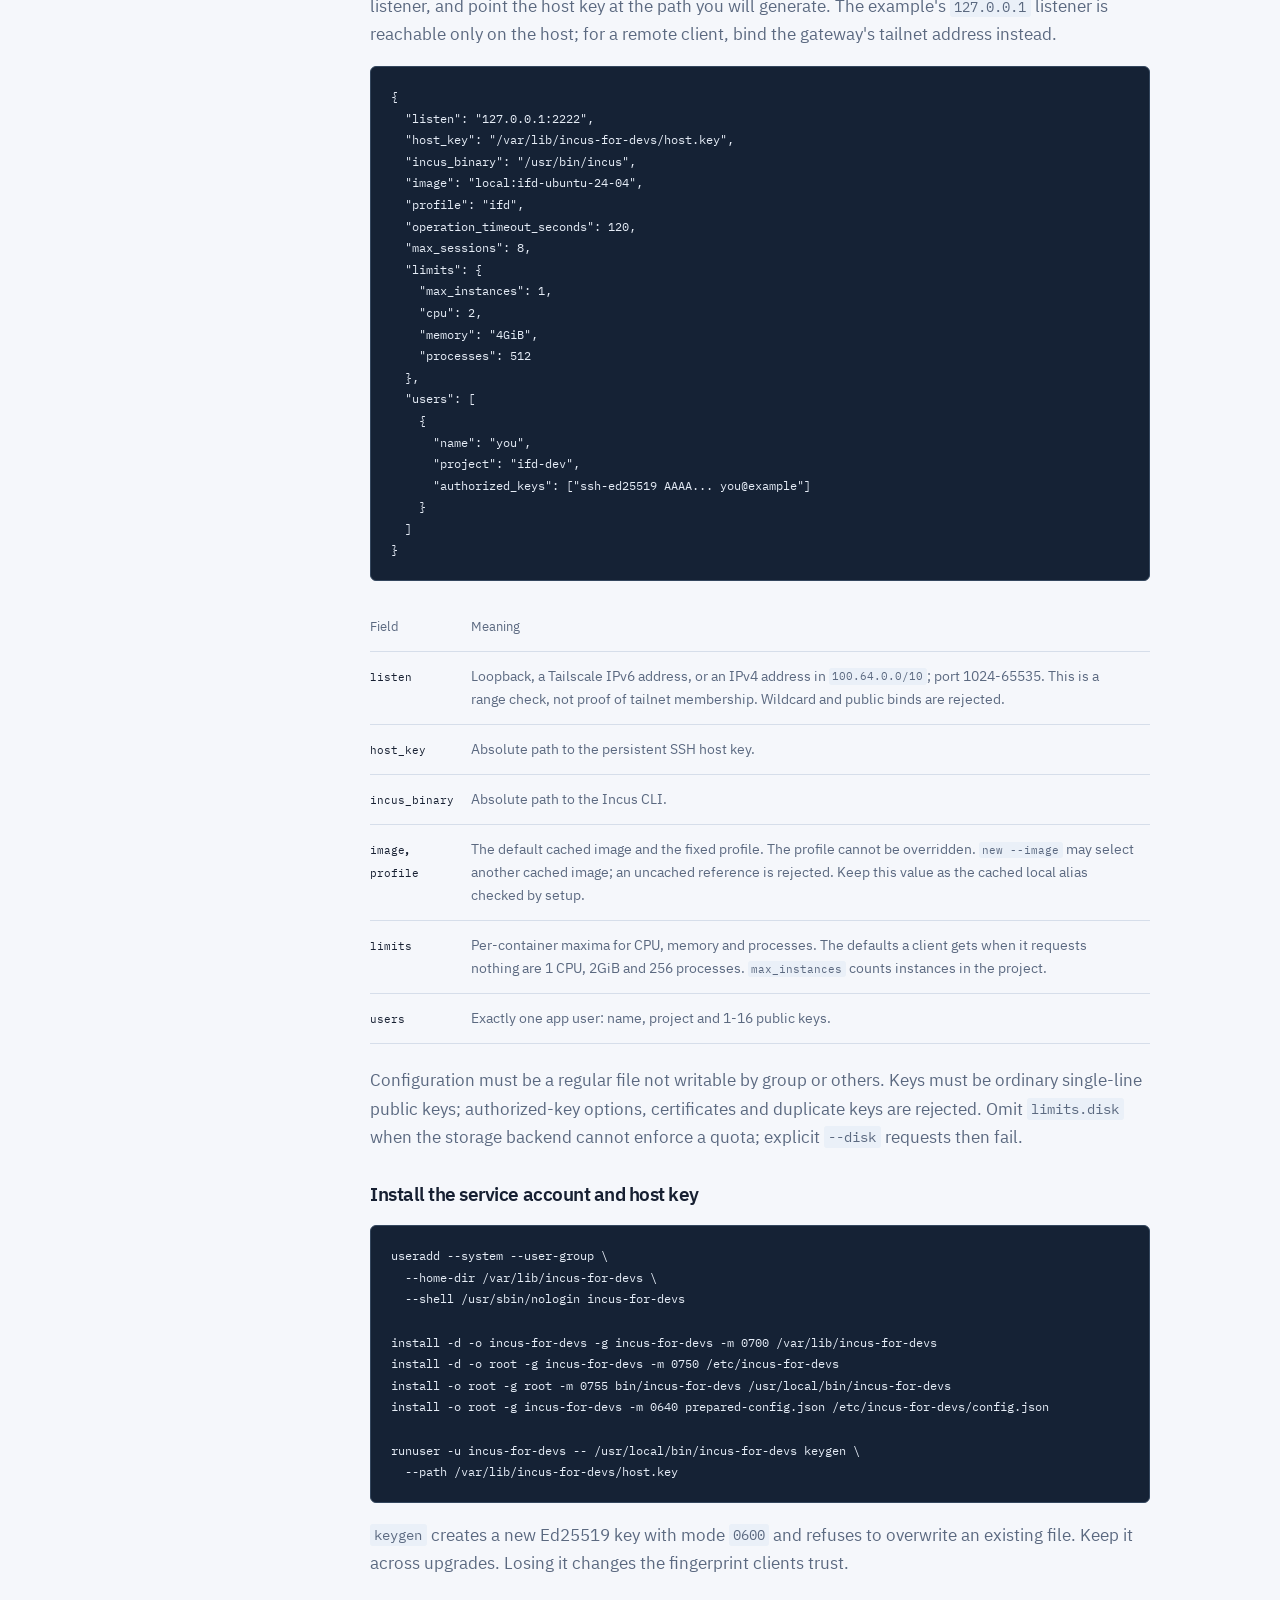
<file: docs/docs.html>
<!doctype html>
<html lang="en">
<head>
<meta charset="utf-8">
<meta name="viewport" content="width=device-width, initial-scale=1">
<meta name="color-scheme" content="light dark">
<title>Documentation · incus.ssh</title>
<meta name="description" content="Installation, configuration, commands and security model for incus.ssh.">
<link rel="stylesheet" href="styles.css">
<link rel="icon" type="image/svg+xml" href="assets/mark.svg">
<script src="site.js" defer></script>
</head>
<body>

<a class="skip-link" href="#main">Skip to content</a>

<header class="top">
  <div class="wrap">
    <a class="brand" href="index.html">
      <span class="glyph" aria-hidden="true"></span>
      incus.ssh
    </a>
    <nav aria-label="Primary">
      <a href="index.html">Home</a>
      <a href="docs.html" aria-current="page">Docs</a>
      <a class="primary" href="https://github.com/4nkitd/incus.ssh">Star on GitHub</a>
    </nav>
  </div>
</header>

<div class="wrap doc-shell">

  <aside class="doc-nav" aria-label="Documentation sections">
    <details id="guide-navigation" open>
    <summary>Browse the guide</summary>
    <nav class="doc-links" aria-label="Guide sections">
    <p>Get started</p>
    <a href="#overview">What is incus.ssh?</a>
    <a href="#install">One-line installation</a>
    <a href="#connect">Connect from your laptop</a>
    <a href="#quickstart">Your first environment</a>
    <p class="sub">Workflows</p>
    <a href="#environments">Create environments</a>
    <a href="#shells">Shells and commands</a>
    <a href="#lifecycle">Stop, start and persist</a>
    <a href="#images">Images</a>
    <a href="#resources">Resource limits</a>
    <a href="#files">SCP / SFTP</a>
    <a href="#sharing">Experimental HTTPS sharing</a>
    <a href="#ui">Hosting panel</a>
    <a href="#api">REST and MCP</a>
    <a href="#json">Automation and JSON</a>
    <p class="sub">Reference</p>
    <a href="#commands">Every command</a>
    <a href="#configure">Configuration</a>
    <a href="#prepare">Manual setup</a>
    <a href="#operator">Local operator mode</a>
    <a href="#security">Architecture and security</a>
    <a href="#limits">Caveats and non-goals</a>
    <a href="#troubleshooting">Troubleshooting</a>
    <a href="#build">Build from source</a>
    <p class="sub">Project</p>
    <a href="https://github.com/4nkitd/incus.ssh">Source</a>
    <a href="https://github.com/4nkitd/incus.ssh/issues">Issues</a>
    <a href="https://github.com/4nkitd/incus.ssh/blob/main/LICENSE">MIT license</a>
    </nav>
    </details>
  </aside>

  <main class="doc-body" id="main">
    <h1>Documentation</h1>
    <p class="doc-intro">
      Start with a private server, create an environment and get to work. This guide covers each workflow,
      its commands and the limits you should know before relying on it.
    </p>
    <p class="doc-meta">v0.6.0. Native OCI verification used Incus 7.0.2 LTS on Ubuntu 24.04. Build with Go 1.27.4 or newer.</p>

    <div class="callout">
      <strong>Current release: v0.6.0.</strong> The one-line installer uses the checksum-pinned released binary.
      SCP/SFTP requires a server executable inside the guest. HTTPS sharing is optional and experimental; public hosted
      API/ACME behavior is not yet verified.
      The executable and service keep the name <code>incus-for-devs</code>.
    </div>

    <div class="feature-index" aria-label="Choose a workflow">
      <a href="#install">Install a server</a><a href="#quickstart">Try the SSH workflow</a>
      <a href="#images">Choose Ubuntu or Debian</a><a href="#resources">Set CPU and RAM limits</a>
      <a href="#files">Copy files</a><a href="#sharing">Publish one service</a>
      <a href="#ui">Open the hosting panel</a><a href="#api">Use REST or MCP</a>
    </div>

    <h2 id="overview">Overview</h2>
    <p>incus.ssh brings an exe.dev-inspired workflow to a server you control, powered by native Incus Linux containers.
      Use it for persistent development workspaces, trusted sandboxes and small personal services. It is a VM-like
      experience, not VM isolation. Guests share the host's Linux kernel.</p>
    <p>
      <code>incus.ssh</code> is one Go executable with two modes. Server mode runs a private SSH listener beside
      Incus. Client mode invokes your installed OpenSSH with strict checking and no forwarding. Plain
      <code>ssh</code> works without the client.
    </p>
    <p>
      The server maps a configured app username and public key to a fixed Incus project. It parses a small management
      grammar into fixed argument vectors and runs <code>incus</code> over the local socket. A guest command executes
      through <code>/bin/sh -lc</code> inside a container the user owns. No host shell is involved.
    </p>
    <p>
      The gateway supports create, list, shell, start, stop, restart and remove. <code>resume</code> is an alias of
      <code>start</code>. New containers default to 1 CPU, 2GiB memory and 256 processes; the operator's values are
      per-container maxima. Names are fruit-based unless you pass <code>--name=</code>.
    </p>
    <p>
      The read-only catalog lists predefined native images cached by the operator, and
      <code>new --image=REF</code> chooses among them. The configured image remains the default, and the client still
      cannot pull or copy an image.
    </p>

    <h2 id="install">One-line installation</h2>
    <p>Run this on a fresh <strong>Ubuntu 24.04 amd64</strong> server with systemd and administrative access.
      A 2-CPU, 4GB-RAM host is a useful starting point. You need <code>curl</code> and your public SSH key.</p>
    <div class="install-command"><pre tabindex="0"><code id="install-command">curl -fsSL https://raw.githubusercontent.com/4nkitd/incus.ssh/main/install.sh | sudo bash</code></pre><button class="copy" type="button" data-copy="install-command" aria-label="Copy installation command">Copy</button></div>
    <div class="copy-status" id="copy-status" role="status" aria-live="polite"></div>
    <p>The script asks for your public key, shows the changes and asks for confirmation. Never paste a private key.
      To inspect it first, <a href="https://github.com/4nkitd/incus.ssh/blob/main/install.sh">read the installer source</a>.
      It installs the released v0.6.0 archive only after checking its pinned SHA-256.</p>
    <p>Setup installs the native Incus dependencies, creates a directory pool named <code>ifd-pool</code> and a managed
      bridge named <code>ifdbr0</code>, caches native Ubuntu 24.04, prepares the restricted <code>ifd-dev</code> project,
      and starts a new private gateway. The app username is <code>dev</code>. The default count limit is one container.</p>
    <p>It does not change administrative SSH, install Tailscale, adopt existing gateway resources or publish a guest port.
      An existing installation is left alone. A conflicting or incomplete installation fails rather than being overwritten.
      Setup is not transactional: after an error, inspect the reported state before cleaning up or retrying.</p>
    <p>For automation, pass a public-key file and confirm the same plan explicitly:</p>
<pre class="block" tabindex="0">curl -fsSL https://raw.githubusercontent.com/4nkitd/incus.ssh/main/install.sh | \
  sudo bash -s -- --yes --ssh-key-file ./my-key.pub \
  --listen 127.0.0.1:2222</pre>
    <p>For direct tailnet access, use <code>--listen YOUR_TAILSCALE_IP:2222</code>. The address must already be assigned to
      this host. Public and wildcard listeners are rejected. Other operating systems and custom existing Incus setups
      should use <a href="#prepare">manual setup</a>; the one-line installer is not a universal upgrader.</p>

    <h2 id="connect">Connect from your laptop</h2>
    <p>The default gateway binds <code>127.0.0.1:2222</code> on the server. It is intentionally not a public port.
      Keep this administrative SSH tunnel open in one laptop terminal:</p>
<pre class="block" tabindex="0">ssh -N -L 2222:127.0.0.1:2222 YOUR_ADMIN_USER@YOUR_SERVER</pre>
    <p>Connect to the gateway in another terminal:</p>
<pre class="block" tabindex="0">ssh -p 2222 dev@127.0.0.1</pre>
    <p>Compare the gateway's host-key fingerprint with the one printed by the installer before accepting it.
      If you chose a Tailscale listener, connect directly to that private address instead. Tailscale transports the connection;
      your configured SSH key still authenticates the app login. You do not need a guest SSH daemon.</p>
    <div class="callout info"><strong>One host, two SSH roles.</strong> Administrative SSH reaches your server.
      The incus.ssh gateway reaches the management prompt and your guests. Keep the host's administrator account separate.</div>

    <h2 id="quickstart">Your first environment</h2>
    <p>Inside the management prompt, create a container and enter its root shell:</p>
<pre class="block" tabindex="0">incus&gt; new --name=melon --memory=512MiB
melon   Running
incus&gt; ssh melon
root@melon:~# uname -s
Linux
root@melon:~# mkdir -p project &amp;&amp; cd project
root@melon:~/project# echo "hello, incus.ssh" &gt; hello.txt
root@melon:~/project# cat hello.txt
hello, incus.ssh
root@melon:~/project# exit
incus&gt; ls</pre>
    <p>Use a small RAM request for this first check. A bare <code>new</code> normally defaults to 1 CPU, 2GiB RAM and
      256 processes, capped by operator maxima and available capacity. At the host's count limit, remove a confirmed-disposable
      environment or deliberately increase the project and gateway limits before creating another.</p>

    <h2 id="environments">Create environments</h2>
    <p>Use a named environment for a project, or omit the name for a generated fruit name. Requests select resources within
      the operator's limits; they do not reserve or schedule dedicated hardware.</p>
<pre class="block" tabindex="0">new --name=api --cpu=1 --memory=1GiB --processes=256
new --image=debian-12 --name=experiment --memory=512MiB
ls
ls -l
ls 'api*' --json</pre>
    <p>The Debian example requires an operator-cached <code>debian-12</code> alias. The installer initially caches Ubuntu only.
      An environment is an unprivileged native Incus container, not an OCI/Docker image or a hardware VM.</p>

    <h2 id="shells">Shells and guest commands</h2>
    <p><code>ssh NAME</code> opens an interactive root shell in an owned guest. Install packages and use the Linux userland
      you chose. Exit that shell to return to the management prompt.</p>
<pre class="block" tabindex="0">ssh melon
ssh melon 'cat /etc/os-release'
ssh melon 'cd /root/project &amp;&amp; ls -la'</pre>
    <p>From your laptop, you can also run a guest command through the gateway without entering the prompt:</p>
<pre class="block" tabindex="0">ssh -p 2222 dev@GATEWAY ssh melon 'printf "%s\n" "hello"'</pre>
    <p>Quote the complete guest command locally when it contains pipes or shell variables. It executes through
      <code>/bin/sh -lc</code> inside the guest. Input, output, error output and exit status pass through. A minimal image
      without <code>/bin/sh</code> cannot run these shell commands.</p>

    <h3 id="agent-ssh">Direct SSH for CLI agents</h3>
    <p>Use <code>USER+NAME@GATEWAY</code> to send shell and exec requests to one running guest. No guest IP, SSH daemon or API token is needed.
      The username before <code>+</code> and its registered key still select the project. Omitting <code>+NAME</code> keeps the management prompt.
      The alias does not restrict the key: anyone holding it can still use that user's management login.</p>
    <p>Verify the gateway host key with your operator before using batch mode. Add this entry to <code>~/.ssh/config</code>,
      replacing <code>GATEWAY</code>, <code>dev</code> and <code>melon</code> with your gateway, user and container:</p>
<pre class="block" tabindex="0">Host melon-dev
    HostName GATEWAY
    Port 2222
    User dev+melon
    BatchMode yes
    StrictHostKeyChecking yes
    ControlMaster auto
    ControlPath ~/.ssh/incus-%C
    ControlPersist 60</pre>
    <p>Ask your CLI agent to run builds or checks with this alias. Each call starts a new guest shell, so set the working directory in the command.
      The control socket reuses the connection, not the shell. Keep the socket inside your private <code>~/.ssh</code> directory;
      <code>%C</code> includes the remote user, so aliases for different guests do not share a session.</p>
<pre class="block" tabindex="0">ssh -T melon-dev 'cd /root/project &amp;&amp; make test'
ssh -T melon-dev sh -s &lt; check.sh
ssh melon-dev</pre>
    <p>The last line opens a guest shell from a terminal. For automation use <code>-T</code> so stdout, stderr and the exit status reach the caller without a prompt.
      For SCP/SFTP use the <a href="#files">management login and NAME/path syntax</a>; direct guest logins accept shell and exec only.
      On v0.5.1 use <code>ssh -T -p 2222 dev@GATEWAY ssh melon sh -s &lt; check.sh</code> instead.</p>

    <h2 id="lifecycle">Stop, start and keep your files</h2>
<pre class="block" tabindex="0">stop melon
start melon
restart melon
ssh melon 'cat /root/project/hello.txt'</pre>
    <p>The root filesystem persists. Running processes do not survive a stop/start cycle. <code>resume</code> is simply an
      alias of <code>start</code>, not a RAM snapshot. <code>pause</code> is unsupported; freezing RAM in place is not suspend-to-disk.</p>
    <p>Use <code>rm NAME</code> only when you intend to permanently delete that environment and all its files.
      Guest persistence is not a backup strategy, and host-reboot recovery is not verified.</p>

    <h2 id="resources">Resource limits</h2>
    <p>The gateway limits CPU, memory and processes per guest, and the Incus project also has aggregate budgets and an
      instance count. Raising the count alone does not create more CPU or RAM capacity.</p>
    <ul><li>Defaults are 1 CPU, 2GiB RAM and 256 processes, capped down to the configured maxima.</li>
      <li>Creation and starting a stopped guest must leave a 1GiB host RAM reserve and account for committed project RAM.</li>
      <li>CPU caps are not a scheduler or a fair-share guarantee. Swap is not counted as available RAM.</li>
      <li>The installer's directory storage pool does not enforce a disk quota. Monitor free space.</li></ul>
    <p>See <a href="#configure">configuration</a> and <a href="#commands">the full command reference</a> for the exact fields and flags.</p>

    <h2 id="files">Copy files with SCP / SFTP</h2>
    <div class="availability">Included in v0.4.0. Real native Incus upload, download, permissions and recursive-copy checks passed.</div>
    <p>Modern OpenSSH <code>scp</code> uses SFTP. The first path component chooses your owned environment; the rest is a path
      inside that guest. Transfers do not require a guest SSH port or public sharing.</p>
<pre class="block" tabindex="0">scp -P 2222 ./main.go dev@GATEWAY:melon/root/main.go
scp -P 2222 dev@GATEWAY:melon/root/main.go ./main.go
scp -P 2222 -r ./project dev@GATEWAY:melon/root/
sftp -P 2222 dev@GATEWAY</pre>
    <p>The guest must have <code>openssh-sftp-server</code> installed. On Ubuntu/Debian, install it inside that guest:</p>
<pre class="block" tabindex="0">ssh melon 'apt-get update &amp;&amp; apt-get install -y openssh-sftp-server'</pre>
    <p>The SFTP root lists your running environments. <code>/melon/root/main.go</code> means <code>/root/main.go</code> in
      <code>melon</code>, never the host. Files stream without host staging. Legacy <code>scp -O</code>, rsync, append and
      readlink/link operations are unsupported. Normal path access can follow existing guest symlinks.</p>

    <h2 id="sharing">Publish one service over HTTPS <span class="preview-tag">Experimental</span></h2>
    <div class="availability">Included in v0.4.0, disabled unless the operator configures it. The Go client and native-guest path passed
      loopback-relay tests. Public hosted OpenTunnel API/ACME verification and long-lived renewal remain unverified.</div>
    <p>Every machine and port starts private. An authenticated user must explicitly enable exactly one owned running
      machine-port pair. A second port needs its own command. There is no wildcard or global publish switch.</p>
<pre class="block" tabindex="0">share enable melon 3000
share list
share list melon --json
share disable melon 3000</pre>
    <p>The operator first has to configure the optional <code>sharing</code> capability. The guest service must listen on
      its managed bridge NIC, not only guest loopback. The pure-Go OpenTunnel client terminates visitor TLS in the gateway
      and forwards traffic only to that approved guest port. No direct host-port map is created.</p>
    <p>Approval is runtime-only and bound to the container and its current boot. Lifecycle commands and gateway restarts
      revoke it; recreated machines and guest reboots cannot inherit it. Disable closes active route connections.</p>
    <div class="callout"><strong>A URL is not authentication.</strong> Anyone with the URL can contact the service.
      Require application authentication. Do not trust the gateway's peer address, visitor-supplied Host or forwarding
      headers to bypass it. Do not accidentally publish an administrative listener.</div>
    <p><a href="https://github.com/4nkitd/incus.ssh/blob/main/docs/phase3.md">Read the complete feature boundaries and operator configuration</a>.</p>

    <h2 id="requirements">Requirements</h2>
    <ul>
      <li>Linux host with Incus installed and initialised</li>
      <li>A storage pool and a managed bridge network matching the templates, or edited templates (OVN is not supported)</li>
      <li>A predefined, approved native Incus Linux image cached locally, plus any additional images the operator caches for image selection</li>
      <li>Root access for installation and project preparation</li>
      <li>Go 1.27.4 or newer to build a patched release</li>
      <li>OpenSSH on client machines; the compiled client is optional</li>
    </ul>
    <p>
      The shipped profile expects a pool named <code>devpool</code> and a bridge named <code>incusbr0</code>.
      <code>incusbr0</code> is also fixed in the project's <code>restricted.networks.access</code>. If you use different
      names, update the project and profile together. The <code>setup</code> command checks these; it does not create
      the pool or network.
    </p>

    <div class="callout">
      <strong>Guest network policy is operator work.</strong> The repository does not install a firewall. Block guest
      access to host services, private networks and cloud metadata endpoints, and allow only the DNS and egress the
      containers need. Test the rules before handing out shells.
    </div>

    <h2 id="build">Build and test</h2>
    <p>Build and test on an approved Linux development host, not on the target host.</p>
<pre class="block" tabindex="0">git clone https://github.com/4nkitd/incus.ssh.git
cd incus.ssh

go mod verify
go test ./...
go test -race ./...
go vet ./...
go build -trimpath -o bin/incus-for-devs ./cmd/incus-for-devs</pre>
    <p>
      A client binary for another platform is optional and must use a different output name. The server itself runs on
      Linux; the Darwin build is a client only. Windows builds are not supported. Do not write the Darwin build to <code>bin/incus-for-devs</code> or replace
      the Linux binary on the host with it.
    </p>
<pre class="block" tabindex="0"># optional client-only build; note the distinct output name
GOOS=darwin GOARCH=arm64 CGO_ENABLED=0 \
  go build -trimpath -o bin/incus-for-devs-darwin-arm64 ./cmd/incus-for-devs</pre>
    <p>
      Unit and SSH integration tests use temporary keys and a fake backend. They do not need Incus. Real lifecycle
      testing needs a dedicated project and disposable container names.
    </p>

    <h2 id="prepare">Manual setup</h2>
    <p>
      Create a dedicated project and fixed profile. The example restricts privilege, nesting, low-level configuration,
      host disk devices and proxy devices. Containers default to one CPU, 2 GiB and 256 processes, with operator maxima
      of two CPUs, 4 GiB and 512 processes.
    </p>
<pre class="block" tabindex="0">incus project create ifd-dev
incus project edit ifd-dev &lt; deploy/project.yaml
incus --project ifd-dev profile create ifd
incus --project ifd-dev profile edit ifd &lt; deploy/profile.yaml

# cache an image and use its local alias in the configuration
incus image copy images:ubuntu/24.04 local: --alias ifd-ubuntu-24-04

incus project show ifd-dev
incus --project ifd-dev profile show ifd</pre>
    <p>
      Do not enable <code>limits.memory.swap</code> while the project blocks low-level configuration; Incus 6 classifies
      it as a low-level option and rejects the launch. The profile intentionally omits it.
    </p>

    <h3>Prepare the existing runtime (default mode)</h3>
    <p>
      After building on Linux, <code>setup</code> performs project and profile preparation against an existing daemon.
      This default mode starts as a plan: it checks the daemon, pool, bridge and cached image, and changes nothing.
      <code>--apply</code> is explicit, requires root, and is the only default-mode run that creates project and profile
      resources.
    </p>
<pre class="block" tabindex="0">./bin/incus-for-devs setup --templates deploy
sudo ./bin/incus-for-devs setup --templates deploy --apply \
  --project ifd-dev --profile ifd \
  --pool devpool --network incusbr0</pre>
    <p>Run setup from an extracted Linux archive containing <code>bin/incus-for-devs</code> and <code>deploy/</code>, keeping the standard release layout, or from a source checkout after building. An installed binary still needs <code>--templates</code> pointing at the deployment templates.</p>
    <div class="tablewrap" tabindex="0" role="region" aria-label="Setup flags">
      <table>
        <thead><tr><th scope="col">Flag</th><th scope="col">Meaning</th></tr></thead>
        <tbody>
          <tr><th scope="row"><code>--templates DIR</code></th><td>Directory with <code>project.yaml</code> and <code>profile.yaml</code>. Defaults to <code>deploy</code>; any other value must be an absolute path.</td></tr>
          <tr><th scope="row"><code>--apply</code></th><td>Mode-dependent. In the default runtime mode, create missing project and profile resources; without it, setup only prints a plan. With <code>--install-incus</code>, update APT lists, run a bounded simulation, then install or upgrade the fixed dependencies under <code>--no-remove</code>. Both uses require root.</td></tr>
          <tr><th scope="row"><code>--project</code>, <code>--profile</code></th><td>Names to prepare. Defaults are <code>ifd-dev</code> and <code>ifd</code>. Each is a lowercase slug of at most 48 characters; <code>default</code> is rejected.</td></tr>
          <tr><th scope="row"><code>--pool</code>, <code>--network</code></th><td>Existing storage pool and managed bridge the templates must reference exactly. Defaults are <code>devpool</code> and <code>incusbr0</code>. Only bridge networks are accepted; OVN is rejected.</td></tr>
          <tr><th scope="row"><code>--image</code></th><td>A cached local alias, an alias with a <code>local:</code> prefix, or a 64-character fingerprint. Defaults to <code>ifd-ubuntu-24-04</code>. Remote references such as <code>images:ubuntu/24.04</code> are rejected.</td></tr>
          <tr><th scope="row"><code>--config FILE</code></th><td>Read only the <code>image</code> field from a gateway JSON config. It overrides <code>--image</code>.</td></tr>
          <tr><th scope="row"><code>--incus</code></th><td>Absolute path to the Incus CLI. Defaults to <code>/usr/bin/incus</code>. Root runs require a trusted, root-owned executable and directories that are not writable by group or others.</td></tr>
          <tr><th scope="row"><code>--install-incus</code></th><td>Separate dependency-only stage for a fresh host. It requests four packages plus required distribution dependencies and does not initialise Incus or prepare the runtime. See <a href="#install-incus">Install the Incus dependency</a>.</td></tr>
        </tbody>
      </table>
    </div>
    <p>
      The default setup plan verifies that the Incus daemon is reachable and trusted, the pool and network exist, the
      network is a managed bridge, and the image alias or fingerprint resolves to a cached container image. It does not
      parse the templates, so template problems are reported only at apply. The account running setup needs access to the
      local Incus socket; apply requires root.
    </p>
    <p>
      Apply validates the templates as strict typed YAML: only known top-level keys are accepted, duplicate keys,
      aliases and multiple documents are rejected, and config values must be non-null scalars. Template and config
      files must be regular, non-symlink files not writable by group or others. The project must set the required
      restricted and container-only settings, including <code>features.storage.volumes=true</code>,
      <code>features.storage.buckets=false</code> and exactly one allowed managed bridge. The shipped template also includes container-only resource limits. The
      profile must set the fixed security values and define exactly one root disk and one managed NIC.
    </p>
    <p>
      Existing project and profile resources that match exactly are left unchanged. Any mismatch fails with a
      difference report and is never overwritten or deleted. Apply creates only missing resources; if a later create
      fails after an earlier one succeeded, setup reports the partial state and asks you to re-run to reconcile. It
      verifies the result after creating. This runtime mode never installs packages, writes systemd or SSH
      configuration, creates pools or networks, downloads images, or changes anything outside the configured project
      and profile.
    </p>
    <p>
      The pool, bridge and local image must already exist. Use the manual commands above if you prefer to manage
      project and profile edits yourself.
    </p>

    <h3 id="install-incus">Install the Incus dependency</h3>
    <p>
      <code>--install-incus</code> is a dependency-only stage for a fresh host. Without <code>--apply</code> it is a
      plan: it reads the OS release and file metadata, runs no commands, changes nothing, and reports the recognized
      distribution and planned steps. It cannot check APT candidates or daemon readiness. When packages are needed,
      an unrecognized distribution fails as unsupported; a recognized one with no candidate fails during apply.
      Existing complete installations can use the read-only verification path on other distributions. Combining it with any other
      preparation flag is rejected. Use it before runtime preparation when Incus is absent, then run the default
      <code>setup</code> separately.
    </p>
<pre class="block" tabindex="0">./bin/incus-for-devs setup --install-incus
sudo ./bin/incus-for-devs setup --install-incus --apply</pre>
    <p>
      With root <code>--apply</code> it updates APT lists first, then runs a bounded simulation with
      <code>--no-remove</code> before installing packages. <code>--no-remove</code> is the primary removal guard and
      blocks package removals. It installs or upgrades the fixed set below plus required dependencies, and does not
      perform a full system upgrade. It does not run <code>incus admin init</code>, initialise storage or networking,
      prepare a project or profile, configure a public listener, pool or SSH, start the gateway, or add third-party
      repositories, snap or LXC packages:
    </p>
    <ul>
      <li><code>incus</code>, <code>incus-client</code>: daemon and CLI</li>
      <li><code>ca-certificates</code>: CA trust roots for HTTPS image copies</li>
      <li><code>dnsmasq-base</code>: DHCP/DNS helper required by a managed bridge</li>
    </ul>
    <p>
      Apply skips APT only when the trusted client and daemon binaries exist and the daemon's <code>/1.0</code>
      metadata is reachable. Package presence alone is not the test; a missing helper such as <code>dnsmasq-base</code>
      is not detected or repaired on such a host. If the daemon is stopped or unreachable, apply fails without APT;
      start or repair it, then retry.
    </p>
    <p>
      Package maintainer scripts can start Incus units, restart dnsmasq, and change subuid/subgid or sysctl files, so
      schedule a root maintenance window. Installation is not daemon or service readiness, and the installer does not
      start the gateway service; start and verify the daemon separately. The package environment ignores
      <code>http_proxy</code>, <code>https_proxy</code> and <code>APT_CONFIG</code>; configure an APT proxy in
      <code>apt.conf.d</code>.
    </p>

    <h2 id="images">Images</h2>
    <p>
      The image catalog is read-only and local. It lists <strong>predefined native Incus Linux images</strong>
      already cached in the configured project; it is not a registry client and never contacts an image server. The
      operator decides what is cached and approved, and the client may only choose from that set.
    </p>
<pre class="block" tabindex="0">ssh -p 2222 you@GATEWAY image list
ssh -p 2222 you@GATEWAY image list --json</pre>
    <p>
      Text output has one image per line: the preferred alias or a short fingerprint, a 12-character fingerprint
      prefix, and the OS release. JSON returns <code>{"images":[...]}</code> with the full <code>fingerprint</code>,
      sorted <code>aliases</code> and optional <code>description</code>, <code>os</code>, <code>release</code> and
      <code>architecture</code>. VM images and metadata without a valid fingerprint are omitted.
    </p>
    <p>
      <code>new --image=REF</code> selects one of those cached images for a new container. <code>REF</code> is an
      alias shown by <code>image list</code> or a 64-character fingerprint, optionally prefixed with
      <code>local:</code>. Explicit selections reject remote references such as <code>images:debian/12</code>, URLs,
      control characters and path traversal. Without the flag, the operator's configured <code>image</code> is used
      unchanged; a remote default may download an image. Configure a cached local default for offline creation.
      An alias may contain a slash only when the cached image metadata defines that exact alias, for example
      <code>debian/12</code>.
    </p>
    <p>
      The backend resolves the reference inside the cached catalog and passes only the immutable image fingerprint to
      <code>incus launch</code>. Changing an alias later does not change an existing container, and
      <code>ls --json</code> reports the pinned fingerprint recorded by Incus rather than a mutable alias. Unknown
      aliases, aliases matching more than one cached image and non-container images fail before creation.
      <code>ls -l</code> keeps its six text columns; the image is a JSON-only field.
    </p>

    <h3>Caching images is operator work</h3>
    <p>
      The image cache is an approval boundary owned by root and the operator. Clients have no command to pull, copy,
      import, alias or delete an image, and the gateway uses no registry credentials. Cache images locally through the
      operator mode, which forwards to native Incus with full administrator authority:
    </p>
<pre class="block" tabindex="0">incus-for-devs incus --help
sudo incus-for-devs incus -- image copy images:debian/12 local: --alias debian-12
sudo incus-for-devs incus -- image list local:</pre>
    <p>
      The restricted project and fixed profile apply to every cached image, along with unprivileged execution, the
      namespace root mapping and the CPU, memory, process and disk limits. The image itself is still a native Incus
      container image. The lifecycle is persistent in the container sense: the root filesystem survives stop and start,
      while running processes do not. Prefer images that include <code>/bin/sh</code>, because guest commands run through
      <code>/bin/sh -lc</code>.
    </p>

    <h3>A VM-like workflow, one container at a time</h3>
    <p>
      With <code>limits.max_instances</code> set to <code>1</code>, list the cache, choose a Debian image, then keep one
      container as a long-lived development environment:
    </p>
<pre class="block" tabindex="0">ssh -p 2222 you@GATEWAY image list
ssh -p 2222 you@GATEWAY new --image=debian-12 --name=dev
ssh -t -p 2222 you@GATEWAY ssh dev
# inside: install packages and keep files across stop and start</pre>
    <p>
      This gives a VM-like persistent development shell, but it is not a VM. Containers share the host kernel; there is
      no hardware virtualisation, no Docker or OCI daemon, no nesting, and no KVM or real-VM path. A minimal image
      without <code>/bin/sh</code> can be created, but its shell commands fail; fix that by caching a different image as
      the operator, not by granting more privilege. Arbitrary OCI images, Windows images and real virtual machines are
      not supported on any host.
    </p>

    <h3 id="operator">Local operator mode</h3>
    <p>
      <code>incus-for-devs incus</code> is a local application mode for host administration, not an SSH management
      command. <code>incus-for-devs incus --help</code> prints its usage and exits 0 without root.
      <code>sudo incus-for-devs incus -- ARGS</code> runs the native Incus CLI locally with the operator's full
      administrator authority.
    </p>
    <p>
      The configured project is the native CLI's default. Native <code>--project NAME</code> overrides it.
      Clear it for global commands that reject a project:
    </p>
<pre class="block" tabindex="0">sudo incus-for-devs incus -- --project= query /1.0
sudo incus-for-devs incus -- --project= list --all-projects</pre>
    <p>
      This mode is deliberately unrestricted: it is not a sandbox, it is not exposed through the SSH listener, and no
      client or guest can invoke it. Treat every invocation as host-root administration. Use it to cache approved
      images and perform deliberate host work, not to give a client a general Incus shell.
    </p>

    <h2 id="configure">Configure</h2>
    <p>
      Start from <code>config.example.json</code>. It is a template, not a working deployment. Replace the placeholder
      key, set the image to the cached alias used by setup (for example <code>local:ifd-ubuntu-24-04</code>), choose
      a listener, and point the host key at the path you will generate. The example's <code>127.0.0.1</code> listener
      is reachable only on the host; for a remote client, bind the gateway's tailnet address instead.
    </p>
<pre class="block" tabindex="0">{
  "listen": "127.0.0.1:2222",
  "host_key": "/var/lib/incus-for-devs/host.key",
  "incus_binary": "/usr/bin/incus",
  "image": "local:ifd-ubuntu-24-04",
  "profile": "ifd",
  "operation_timeout_seconds": 120,
  "max_sessions": 8,
  "limits": {
    "max_instances": 1,
    "cpu": 2,
    "memory": "4GiB",
    "processes": 512
  },
  "users": [
    {
      "name": "you",
      "project": "ifd-dev",
      "authorized_keys": ["ssh-ed25519 AAAA... you@example"]
    }
  ]
}</pre>
    <div class="tablewrap" tabindex="0" role="region" aria-label="Configuration fields">
      <table>
        <thead><tr><th scope="col">Field</th><th scope="col">Meaning</th></tr></thead>
        <tbody>
          <tr><th scope="row"><code>listen</code></th><td>Loopback, a Tailscale IPv6 address, or an IPv4 address in <code>100.64.0.0/10</code>; port 1024-65535. This is a range check, not proof of tailnet membership. Wildcard and public binds are rejected.</td></tr>
          <tr><th scope="row"><code>host_key</code></th><td>Absolute path to the persistent SSH host key.</td></tr>
          <tr><th scope="row"><code>incus_binary</code></th><td>Absolute path to the Incus CLI.</td></tr>
          <tr><th scope="row"><code>image</code>, <code>profile</code></th><td>The default cached image and the fixed profile. The profile cannot be overridden. <code>new --image</code> may select another cached image; an uncached reference is rejected. Keep this value as the cached local alias checked by setup.</td></tr>
          <tr><th scope="row"><code>limits</code></th><td>Per-container maxima for CPU, memory and processes. The defaults a client gets when it requests nothing are 1 CPU, 2GiB and 256 processes. <code>max_instances</code> counts instances in the project.</td></tr>
          <tr><th scope="row"><code>users</code></th><td>Exactly one app user: name, project and 1-16 public keys.</td></tr>
        </tbody>
      </table>
    </div>
    <p>
      Configuration must be a regular file not writable by group or others. Keys must be ordinary single-line public
      keys; authorized-key options, certificates and duplicate keys are rejected. Omit <code>limits.disk</code> when the
      storage backend cannot enforce a quota; explicit <code>--disk</code> requests then fail.
    </p>

    <h3>Install the service account and host key</h3>
<pre class="block" tabindex="0">useradd --system --user-group \
  --home-dir /var/lib/incus-for-devs \
  --shell /usr/sbin/nologin incus-for-devs

install -d -o incus-for-devs -g incus-for-devs -m 0700 /var/lib/incus-for-devs
install -d -o root -g incus-for-devs -m 0750 /etc/incus-for-devs
install -o root -g root -m 0755 bin/incus-for-devs /usr/local/bin/incus-for-devs
install -o root -g incus-for-devs -m 0640 prepared-config.json /etc/incus-for-devs/config.json

runuser -u incus-for-devs -- /usr/local/bin/incus-for-devs keygen \
  --path /var/lib/incus-for-devs/host.key</pre>
    <p>
      <code>keygen</code> creates a new Ed25519 key with mode <code>0600</code> and refuses to overwrite an existing file.
      Keep it across upgrades. Losing it changes the fingerprint clients trust.
    </p>

    <h2 id="service">Run as a service</h2>
    <p>
      The repository includes a systemd unit. It runs a nologin account and grants <code>incus-admin</code> only as a
      supplementary group to the service process.
    </p>
<pre class="block" tabindex="0">install -o root -g root -m 0644 deploy/incus-for-devs.service \
  /etc/systemd/system/incus-for-devs.service
systemctl daemon-reload
systemctl enable --now incus-for-devs.service
systemctl status incus-for-devs.service --no-pager</pre>
    <p>
      A service that is “active” and a listening socket prove very little. Complete the first-login checks below
      before treating the deployment as working.
    </p>

    <h2 id="verify">First login</h2>
    <p>
      Obtain the gateway's host-key fingerprint through trusted administrative access. Compare it with what the
      listener presents, then pin it. Do not skip this because the listener is on a private network.
    </p>
<pre class="block" tabindex="0">ssh -p 2222 you@GATEWAY help
ssh -p 2222 you@GATEWAY whoami --json
ssh -p 2222 you@GATEWAY new --name=operator-check --cpu=1 --memory=2GiB
ssh -p 2222 you@GATEWAY ssh operator-check 'uname -a'
ssh -t -p 2222 you@GATEWAY ssh operator-check
ssh -p 2222 you@GATEWAY stop operator-check
ssh -p 2222 you@GATEWAY start operator-check</pre>
    <p>When <code>operator-check</code> is confirmed disposable:</p>
<pre class="block" tabindex="0">ssh -p 2222 you@GATEWAY rm operator-check</pre>
    <div class="callout">
      <strong>Removal is permanent.</strong> <code>rm</code> force-deletes the container and its root filesystem. It is
      not a pause and it cannot be undone from the gateway.
    </div>

    <h2 id="commands">Commands</h2>
    <div class="tablewrap" tabindex="0" role="region" aria-label="Management commands">
      <table>
        <thead><tr><th scope="col">Syntax</th><th scope="col">Behavior</th></tr></thead>
        <tbody>
          <tr><th scope="row"><code>help [all|COMMAND] [--json]</code></th><td>Show the supported subset or one command. <code>?</code> aliases <code>help</code>.</td></tr>
          <tr><th scope="row"><code>whoami [--json]</code></th><td>Return the authenticated app user and project.</td></tr>
          <tr><th scope="row"><code>new [--name=NAME] [--image=REF] [--cpu=N] [--memory=SIZE] [--processes=N] [--disk=SIZE] [--json]</code></th><td>Create and start an owned container. Without <code>--image</code>, the configured image is used. <code>REF</code> is an alias or fingerprint from <code>image list</code>, optionally prefixed with <code>local:</code>; it is pinned to a cached fingerprint. Omitted resources use the defaults.</td></tr>
          <tr><th scope="row"><code>ls [-l] [--json] [name-or-glob]</code></th><td>List owned containers. <code>-l</code> has six fields: name, status, CPU, memory, processes and disk. JSON summaries include <code>image</code> when the base-image fingerprint is known.</td></tr>
          <tr><th scope="row"><code>image list [--json]</code></th><td>Read-only catalog of cached container images available to new containers. Text shows alias or short fingerprint, fingerprint prefix and OS release. There is no image mutation command.</td></tr>
          <tr><th scope="row"><code>clear</code></th><td>Clear the management terminal screen. Requires an interactive PTY and a non-dumb terminal; it does not remove containers or command history.</td></tr>
          <tr><th scope="row"><code>ssh NAME [COMMAND...]</code></th><td>Open a guest shell or run a guest command. Streams stdin, stdout, stderr and exit status.</td></tr>
          <tr><th scope="row"><code>start NAME [--json]</code></th><td>Start a stopped owned container. <code>resume</code> is an alias.</td></tr>
          <tr><th scope="row"><code>stop NAME [--json]</code></th><td>Gracefully stop an owned container. Files persist; process state does not.</td></tr>
          <tr><th scope="row"><code>restart NAME [--json]</code></th><td>Gracefully restart an owned container. Data persists; processes restart.</td></tr>
          <tr><th scope="row"><code>resume NAME [--json]</code></th><td>Alias of <code>start</code>. Process state is not restored.</td></tr>
          <tr><th scope="row"><code>rm [--json] NAME...</code></th><td>Permanently delete each named owned container and its filesystem.</td></tr>
        </tbody>
      </table>
    </div>
    <p>
      Value flags require <code>=</code>: <code>--cpu=1</code> works, <code>--cpu 1</code> does not. <code>--json</code>
      is a bare flag. Names use 1-63 lowercase letters, digits or hyphens, start with a letter and end with a letter or
      digit. Sizes need a positive integer and a unit such as <code>512MiB</code> or <code>2GB</code>. Image references
      are ASCII, at most 256 bytes, and name a cached alias or 64-character fingerprint; <code>local:</code> is the only
      accepted prefix. Unknown and duplicate flags fail.
    </p>
    <p>
      Without <code>--name=</code>, <code>new</code> picks a fruit name such as <code>mango</code>. Bare fruit names are
      used first. Only when every bare name is taken does it fall back to suffixed names such as <code>kiwi-2</code>,
      using the lowest free suffix from 2 to 100 for each fruit. A name supplied with <code>--name=</code> is used
      exactly as given and fails if it already exists.
    </p>
    <p>
      New containers default to 1 CPU, 2GiB memory and 256 processes. A request may go up to the operator's maxima.
      Memory is admitted only if the host has room after a 1GiB reserve and after counting memory already committed to
      the project; the check fails closed if host memory cannot be read. Starting a stopped instance requires fresh
      admission. Restarting a running instance revalidates operator ceilings without charging its resident memory
      again. Lowered ceilings can prevent an instance from starting or restarting. CPU maxima are per-container caps, not a scheduler: the gateway does
      not balance or reserve CPU time. The host policy is about RAM, not swap; swap is not configured, counted or
      promised.
    </p>
    <p>
      After <code>ssh NAME</code>, everything belongs to the guest, including <code>--json</code>. The guest command runs
      through <code>/bin/sh -lc</code>. Quote the complete command locally when it contains pipes, variables or spaces.
    </p>

    <h2 id="ui">Hosting panel</h2>
    <p>After HTTPS/API setup, open <code>https://YOUR_CONTROL_HOST/ui</code> and connect using the generated token.
      The token stays only in browser tab memory. Refreshing or signing out clears it.</p>
    <p>The panel includes compact service workspaces, direct table lifecycle actions, an interactive browser terminal,
      runtime readings, environment management, bounded logs, noninteractive commands and activity. Deploy a Docker Hub
      image or a public image from an operator-approved HTTPS OCI registry. Kali rolling, Alpine, Go, PHP CLI and Python
      development-box presets keep shell-oriented images running.</p>
    <p>Native OCI needs a compatible Incus daemon; development boxes also need the <code>instance_oci_entrypoint</code>
      extension. Incus 6.0 LTS does not support OCI. A gateway upgrade never upgrades the daemon automatically.</p>
    <p>Apps start private. HTTP publishing requires a separate application domain, DNS and Caddy configuration,
      and explicit per-app port consent. New container boots require publishing again. Files survive stop/start;
      deletion removes them. Compose, archive imports and private registry credentials are not included.</p>
    <h3>Dynamic running-only capacity</h3>
    <p>Set <code>limits.max_instances</code> to <code>0</code> and <code>limits.running_memory</code> to a budget such as
      <code>8GiB</code> to count only active containers. Stopped containers retain storage without reserving RAM.
      Frozen and uncertain states remain charged. Per-container limits, a 256-MiB minimum reservation and the 1-GiB host reserve remain.</p>
    <p>Incus's native aggregate project quotas include stopped containers, so the operator must deliberately remove
      conflicting inventory quotas while preserving project security restrictions. This policy is enforced by one gateway
      process, not by administrative Incus commands. See the <a href="https://github.com/4nkitd/incus.ssh/blob/main/docs/ui.md">complete UI and operator guide</a>.</p>

    <h2 id="api">REST and HTTP MCP</h2>
    <p>REST uses <code>/api/v1</code>; Streamable HTTP MCP uses <code>/mcp</code>. Both require
      <code>Authorization: Bearer TOKEN</code>, retain ownership/resource checks, and are disabled until enabled over authenticated SSH.</p>
<pre class="block" tabindex="0">api enable
api status
api rotate
api disable</pre>
    <p>Enable and rotate show a generated token once. The gateway stores only its hash. Rotation and disable revoke
      old tokens and cancel their in-flight requests, but cannot undo completed operations.</p>
    <p><code>incus-for-devs setup-api --domain api.example.com</code> previews Caddy setup for a standard fresh installation.
      <code>--apply</code> installs/configures Caddy and restarts the gateway. Existing Caddy setups are never overwritten automatically.
      See the <a href="https://github.com/4nkitd/incus.ssh/blob/main/docs/api.md">REST/MCP setup guide</a> for routes, limits and safe activation.</p>

    <h2 id="json">JSON output</h2>
    <p>The management prompt supports Up/Down history, backspace and Ctrl-L to clear and redraw the current line. History is limited to 100 entries in the current SSH session and is never written to disk. Guest shells receive their own key streams unchanged.</p>
    <p>Interactive prompts and help use cyan, running status uses green, stopped status uses amber and plain-text errors use red. JSON, non-PTY output and guest program output are not decorated. Colors are disabled for an empty or dumb terminal, or a nonempty <code>NO_COLOR</code> in the server process.</p>
    <div class="tablewrap" tabindex="0" role="region" aria-label="JSON output shapes">
      <table>
        <thead><tr><th scope="col">Call</th><th scope="col">Shape</th></tr></thead>
        <tbody>
          <tr><th scope="row"><code>whoami --json</code></th><td><code>{"name":"you","project":"ifd-dev"}</code></td></tr>
          <tr><th scope="row"><code>new --json</code></th><td><code>{"vm_name":"demo","status":"Running","cpu":"1","memory":"2GiB","processes":"256"}</code>, with optional <code>disk</code> when a quota is configured and optional <code>image</code> when <code>--image</code> was used.</td></tr>
          <tr><th scope="row"><code>ls --json</code></th><td><code>{"vms":[...]}</code>; an empty list is <code>{"vms":[]}</code>. Summaries may include the immutable <code>image</code> fingerprint when known.</td></tr>
          <tr><th scope="row"><code>image list --json</code></th><td><code>{"images":[{"fingerprint":"...","aliases":["debian-12"],"description":"...","os":"Debian","release":"12","architecture":"x86_64"}]}</code>; optional metadata fields are omitted when empty.</td></tr>
          <tr><th scope="row"><code>start|stop|restart NAME --json</code></th><td><code>{"vm_name":"demo"}</code></td></tr>
          <tr><th scope="row"><code>resume NAME --json</code></th><td><code>{"vm_name":"demo"}</code> (alias of start)</td></tr>
          <tr><th scope="row"><code>rm NAME --json</code></th><td><code>{"removed":["demo"]}</code>, with an <code>errors</code> map and summary on partial failure</td></tr>
          <tr><th scope="row">Failure with <code>--json</code></th><td><code>{"error":"..."}</code> on stdout with a nonzero exit status</td></tr>
          <tr><th scope="row">Failure without <code>--json</code></th><td>Text on stderr with a nonzero exit status</td></tr>
        </tbody>
      </table>
    </div>
    <p>
      <code>vm_name</code> and <code>vms</code> are compatibility names for containers. The backend creates Incus
      containers, not virtual machines.
    </p>

    <h2 id="client">Optional Go client</h2>
    <p>
      Client mode replaces itself with OpenSSH. It forces strict host-key checking, disables agent forwarding and clears
      forwardings. It uses your SSH configuration and agent. Client options come before the management command.
    </p>
<pre class="block" tabindex="0">./bin/incus-for-devs --target you@GATEWAY --port 2222 help
./bin/incus-for-devs --target you@GATEWAY --port 2222 ls --json
./bin/incus-for-devs --target you@GATEWAY --port 2222 ssh demo
./bin/incus-for-devs --target you@GATEWAY --port 2222 ssh demo 'printf "%s\n" "hello world"'

INCUS_FOR_DEVS_TARGET=your-ssh-alias ./bin/incus-for-devs ls --json</pre>
    <p>
      With one argument after <code>ssh NAME</code>, the client sends it as the complete guest command. With several
      arguments, it quotes each one. Omitting <code>--port</code> leaves the port to OpenSSH configuration; there is no
      implicit 2222.
    </p>

    <h2 id="architecture">Architecture</h2>
    <p>Your laptop connects to the private Go SSH gateway. A configured public key selects an app user and a fixed Incus
      project. The gateway checks ownership, parses a narrow command grammar and calls the local Incus CLI. Guest commands
      run inside the owned container. The Incus socket and host administrator SSH remain separate.</p>
    <h2 id="security">Security model</h2>
    <p>
      The gateway is a single trusted-user service for unprivileged development containers. It is not a multiuser
      service, a hostile-tenant sandbox, or a VM isolation boundary.
    </p>
    <ul>
      <li>Authentication requires both the configured username and a registered public key. Tailscale provides transport, not app identity.</li>
      <li>The listener accepts loopback, Tailscale's IPv6 prefix, or IPv4 addresses in <code>100.64.0.0/10</code>, on ports 1024-65535. That checks the address range, not tailnet membership or ACLs.</li>
      <li>The service's Incus socket access is effectively host-root authority. The nologin account and systemd sandbox restrict how it is reached, not what it can do.</li>
      <li>Containers are unprivileged with an isolated UID map, no nesting, no arbitrary host disk or path mounts and no proxy devices. They share the host kernel, whichever cached image is selected.</li>
      <li>Clients cannot choose a project, profile, host mount or raw Incus flag. <code>--image</code> may only select an image already cached by the operator, and the resolved fingerprint, not the client string, reaches Incus.</li>
      <li>The image cache is an operator approval boundary. Clients cannot pull, copy, import, alias or delete images, and the gateway has no registry credentials or image mutation command.</li>
      <li><code>incus-for-devs incus</code> is a local operator mode with full administrator authority, not an SSH management command. It is never exposed to clients or guests.</li>
      <li>Every list, shell and lifecycle request checks the container's owner label and project.</li>
      <li>Only SSH session channels are accepted. Agent, X11, environment and TCP forwarding remain refused. The only allowed subsystem is authenticated, owner-scoped SFTP.</li>
      <li>CPU and memory maxima are resource limits, not scheduling guarantees. Creation and starting stopped instances check host memory. An active restart revalidates limits without charging resident memory twice. Admission is not a reservation.</li>
      <li>Swap is outside the host policy: the gateway does not configure it, count it as capacity or promise it.</li>
      <li>A directory storage pool may not enforce a disk quota. CPU and memory caps do not stop a full disk.</li>
      <li>Persistence across a graceful stop and start is not a backup. Host reboot recovery is not verified.</li>
    </ul>
    <p>
      The default runtime mode of <code>setup</code> prepares the restricted project and fixed profile only when run with
      root and <code>--apply</code>. It creates missing resources, never edits or deletes existing ones, and verifies
      the result. In this mode it does not write SSH, firewall, systemd or network configuration, create pools or
      networks, or download images.
      The <code>--install-incus</code> path is separate host maintenance. See
      <a href="#install-incus">Install the Incus dependency</a> for its fixed package set, no-op gate and side effects.
      Verify daemon readiness separately. Never expose the Incus socket or <code>incus-admin</code> group to a client or
      guest. The project restrictions depend on the operator keeping that boundary intact.
    </p>

    <h2 id="limits">Limits</h2>
    <div class="tablewrap" tabindex="0" role="region" aria-label="Current limits">
      <table>
        <thead><tr><th scope="col">Capability</th><th scope="col">Status</th></tr></thead>
        <tbody>
          <tr><th scope="row"><code>pause</code>, RAM checkpoint</th><td>Unsupported. Incus freeze (operator-only) keeps RAM; stop loses process state.</td></tr>
          <tr><th scope="row">SFTP, SCP, rsync</th><td><a href="#files">Modern SCP/SFTP is included in v0.4.0</a>; the guest needs openssh-sftp-server. Legacy SCP and rsync remain unsupported.</td></tr>
          <tr><th scope="row">HTTPS sharing</th><td><a href="#sharing">Explicit per-machine, per-port experimental feature</a>. Opt-in only; hosted verification remains pending.</td></tr>
          <tr><th scope="row">Docker, nested containers</th><td>Not supported. The project and profile block nesting and low-level configuration.</td></tr>
          <tr><th scope="row">Direct host-port forwarding</th><td>Unsupported. HTTPS publishing does not enable SSH TCP forwarding or arbitrary host targets.</td></tr>
          <tr><th scope="row">Direct guest hostnames</th><td>No per-guest DNS or SSH listener. Use <code>ssh NAME</code> through the gateway, or <a href="#agent-ssh">a guest SSH alias</a> on v0.6.0 or later.</td></tr>
          <tr><th scope="row">OVN networks</th><td>Not supported. Setup accepts only a managed bridge network.</td></tr>
          <tr><th scope="row">Multiuser</th><td>Exactly one configured app user.</td></tr>
          <tr><th scope="row">Custom images, profiles, projects</th><td>Profiles and projects are operator-only. The operator caches predefined images with local operator mode or native Incus; clients may select a cached image, but cannot change the cache.</td></tr>
          <tr><th scope="row">Arbitrary OCI, Windows, real VMs</th><td>Not supported. The catalog is limited to native Incus container images; it is not a registry or a hardware virtualisation path.</td></tr>
          <tr><th scope="row">Images without <code>/bin/sh</code></th><td>Can be launched, but guest commands fail because execution uses <code>/bin/sh -lc</code>. Cache a suitable image as the operator; there is no privilege upgrade.</td></tr>
          <tr><th scope="row">VM-grade isolation</th><td>Not provided. Containers share the host kernel; a VM-like workflow is still a container.</td></tr>
          <tr><th scope="row">Tags, snapshots, billing</th><td>Not implemented.</td></tr>
          <tr><th scope="row">Host reboot recovery</th><td>Not verified. Guest autostart is disabled.</td></tr>
        </tbody>
      </table>
    </div>
    <p>
      These are current boundaries, not promises of VM or managed-cloud parity. Experimental sharing is not enabled by
      installation. Pause, Docker/nesting, direct host ports and multiuser admission remain outside the supported workflow.
    </p>

    <h2 id="troubleshooting">Troubleshooting</h2>
    <div class="tablewrap" tabindex="0" role="region" aria-label="Troubleshooting">
      <table>
        <thead><tr><th scope="col">Symptom</th><th scope="col">Check</th></tr></thead>
        <tbody>
          <tr><th scope="row">Permission denied (publickey)</th><td>The username must match a configured app user and the presented key must be registered for it. Tailnet membership is not enough.</td></tr>
          <tr><th scope="row">Host key verification failed</th><td>Compare the listener fingerprint with the trusted host key. Do not disable checking.</td></tr>
          <tr><th scope="row"><code>project instance limit reached</code></th><td>The limit counts every instance in the project, while <code>ls</code> shows only containers you own. Check the project through operator Incus access before deleting anything.</td></tr>
          <tr><th scope="row"><code>CPU request ... exceeds maximum</code></th><td>Request at or below the configured ceiling, with <code>--cpu=N</code>. The effective ceiling may also be lowered to the host's CPU count.</td></tr>
          <tr><th scope="row"><code>process request ... exceeds maximum</code></th><td>Lower <code>--processes=N</code>, or raise <code>limits.processes</code> in the operator configuration.</td></tr>
          <tr><th scope="row"><code>host cannot admit ...</code></th><td>Host memory after the 1GiB reserve and existing project commitments is too small, or the stored instance limit no longer fits. Request less memory or free capacity; this is not a swap problem.</td></tr>
          <tr><th scope="row">Start or restart refuses an instance limit</th><td>Start and restart revalidate the stored CPU, memory and process limits against current maxima. Recreate the instance within the current limits, or restore deliberate operator limits.</td></tr>
          <tr><th scope="row"><code>instance name unavailable</code></th><td>Your <code>--name=</code> already exists in the project. Pick another name or omit the flag for a generated fruit name.</td></tr>
          <tr><th scope="row"><code>disk quota is unavailable</code></th><td>The operator did not configure or verify disk quota support. Omit <code>--disk</code> or fix the backing storage.</td></tr>
          <tr><th scope="row"><code>invalid instance name</code></th><td>Use 1-63 lowercase letters, digits or hyphens, starting with a letter and ending with a letter or digit.</td></tr>
          <tr><th scope="row">Setup reports a template mismatch</th><td>The pool or network flag does not match the template, or a required setting is missing. Fix the templates or flags before running apply.</td></tr>
          <tr><th scope="row">Setup verification mentions storage buckets</th><td>The project must set <code>features.storage.buckets=false</code>. A project created with buckets enabled does not match the template; reconcile it under change control.</td></tr>
          <tr><th scope="row">Setup refuses an existing project or profile</th><td>The live resource differs from the template. Setup prints the difference and never overwrites or deletes it. Review the diff, then reconcile or remove the resource under change control and re-run apply.</td></tr>
          <tr><th scope="row">Setup says the image is not available locally</th><td>Cache the image in Incus first, or pass the exact local alias or fingerprint. Remote references are rejected and never downloaded.</td></tr>
          <tr><th scope="row"><code>image ... is not cached</code></th><td>Run <code>image list</code> and use an alias or 64-character fingerprint from that catalog, or ask the operator to cache the image. The gateway never downloads one.</td></tr>
          <tr><th scope="row"><code>image ... matches multiple cached images</code></th><td>The alias is ambiguous in the local cache. Use the full fingerprint from <code>image list --json</code>, or have the operator remove the duplicate alias under change control.</td></tr>
          <tr><th scope="row"><code>image ... is not a container image</code></th><td>VM images are not usable here. Cache a native Incus container image with the operator.</td></tr>
          <tr><th scope="row"><code>invalid image reference</code></th><td>Use an alias or fingerprint from <code>image list</code>, optionally with a <code>local:</code> prefix. URLs, other remote prefixes, control characters and path traversal are rejected.</td></tr>
          <tr><th scope="row"><code>image add is unsupported</code></th><td>Expected. Image cache changes are operator work on the host, not a client command.</td></tr>
          <tr><th scope="row">Guest command fails with <code>/bin/sh: not found</code></th><td>The selected native image has no shell. Keep the container and run only operator-approved alternatives, or recreate it from an operator-cached image that includes <code>/bin/sh</code>. The gateway does not grant a privilege upgrade.</td></tr>
          <tr><th scope="row"><code>setup --install-incus</code> apply reports no candidate</th><td>The distribution was recognized, but the full simulation found no available APT candidate. Use the distribution's documented Incus package path as the operator. Setup does not add third-party repositories, snap or LXC packages. The plan cannot determine this in advance because it runs no commands.</td></tr>
          <tr><th scope="row"><code>setup --install-incus</code> reports an unsupported distribution</th><td>This is not the same as a missing package candidate. The OS release is not recognized, so apply is not attempted. Install Incus through the distribution's documented path.</td></tr>
          <tr><th scope="row"><code>setup --install-incus --apply</code> fails without invoking APT</th><td>Apply checks both trusted Incus client and daemon binary paths and the daemon's <code>/1.0</code> metadata before APT. A stopped or unreachable daemon fails closed with no package change. Start or repair the daemon, then retry.</td></tr>
          <tr><th scope="row">All four packages are installed but apply is not a no-op</th><td>The no-op test is not <code>dpkg</code> package presence. Both trusted binary paths must exist and the daemon's <code>/1.0</code> metadata must be reachable. A missing helper such as <code>dnsmasq-base</code> is also not repaired on an existing complete host.</td></tr>
          <tr><th scope="row">An APT proxy set in the environment is ignored</th><td>The package environment is fixed and minimal: <code>http_proxy</code>, <code>https_proxy</code> and <code>APT_CONFIG</code> are not read. Configure an APT proxy through <code>apt.conf.d</code> instead.</td></tr>
          <tr><th scope="row">Native image copy fails HTTPS or certificate verification</th><td>A fresh minimal VM may lack CA trust roots. The installer's fixed dependency set includes <code>ca-certificates</code>; confirm it is installed and the host trust store is populated before operator image caching. On an existing complete host, a missing CA root does not by itself trigger a repair.</td></tr>
          <tr><th scope="row">The installer finished but the Incus daemon is unreachable or not ready</th><td>A successful dependency install is not daemon readiness. If service startup is policy-blocked or the daemon is not running, start and verify it separately. The installer does not initialise storage or networking. Verify daemon presence and readiness with operator Incus access before running the default <code>setup</code>.</td></tr>
          <tr><th scope="row"><code>--install-incus cannot be combined with ...</code></th><td>The installer is a separate dependency stage. Run it alone with at most <code>--apply</code>, then run the default <code>setup</code> to prepare the existing project and profile.</td></tr>
          <tr><th scope="row"><code>incus-for-devs incus</code> refuses an operation</th><td><code>incus-for-devs incus --help</code> works without root. Actual Incus operations need root and are local-only; this mode is never available over the SSH management port.</td></tr>
          <tr><th scope="row"><code>setup V1 requires a managed bridge network</code></th><td>OVN is not supported. Point <code>--network</code> at a managed bridge and keep the template in sync.</td></tr>
          <tr><th scope="row">Native bridge fails because dnsmasq is missing</th><td>The managed bridge needs the <code>dnsmasq-base</code> executable. It is in the installer's fixed set, but a complete host that skips APT is not scanned for it; install it deliberately.</td></tr>
          <tr><th scope="row"><code>--apply requires root</code></th><td>Run setup with the privileges needed to create the project and profile, or run it without <code>--apply</code> for a plan.</td></tr>
          <tr><th scope="row"><code>pause is unsupported</code></th><td>Expected. Stop the container or use operator-only Incus freeze; neither restores RAM state to disk.</td></tr>
          <tr><th scope="row"><code>client mode requires OpenSSH on PATH</code></th><td>Install OpenSSH or use stock <code>ssh</code> directly.</td></tr>
          <tr><th scope="row">Guest output is truncated</th><td>Older builds could lose output on a blocked stream. Use a current build; the session now aborts instead of reporting false success.</td></tr>
        </tbody>
      </table>
    </div>

    <h2 id="development">Development</h2>
    <p>
      Package responsibilities: <code>internal/gateway</code> handles SSH authentication and sessions,
      <code>internal/command</code> parses and dispatches the management grammar, <code>internal/incus</code> enforces
      ownership, admission and fixed CLI arguments, <code>internal/names</code> generates fruit names,
      <code>internal/setup</code> prepares Incus, and <code>internal/app</code> loads configuration and starts the
      server.
    </p>
    <p>
      Run <code>gofmt</code>, tests, the race detector and <code>go vet</code> before opening a pull request. Update
      <code>CHANGELOG.md</code> for behavior changes, and keep the site in <code>docs/</code> in sync with the README.
      Read <a href="https://github.com/4nkitd/incus.ssh/blob/main/CONTRIBUTING.md">CONTRIBUTING.md</a> and
      <a href="https://github.com/4nkitd/incus.ssh/blob/main/SECURITY.md">SECURITY.md</a>. Security reports should
      not be public issues.
    </p>

  </main>
</div>

<footer>
  <div class="wrap">
    <div class="left">
      <strong>incus.ssh</strong><br>
      An independent project, not affiliated with Incus or exe.dev. MIT licensed. v0.6.0.
    </div>
    <nav aria-label="Footer">
      <a href="index.html">Overview</a>
      <a href="https://github.com/4nkitd/incus.ssh">Source</a>
      <a href="https://github.com/4nkitd/incus.ssh/issues">Issues</a>
      <a href="https://github.com/4nkitd/incus.ssh/blob/main/LICENSE">License</a>
    </nav>
  </div>
</footer>

<script>
  (function () {
    var links = Array.prototype.slice.call(document.querySelectorAll('.doc-nav a[href^="#"]'));
    if (!links.length) return;
    var sections = links.map(function (a) { return document.querySelector(a.getAttribute('href')); }).filter(Boolean);
    var suppressUntil = 0;

    function setActive(id) {
      links.forEach(function (a) {
        var on = a.getAttribute('href') === '#' + id;
        a.classList.toggle('active', on);
        if (on) a.setAttribute('aria-current', 'location');
        else a.removeAttribute('aria-current');
      });
    }

    function hashId() {
      var raw = window.location.hash.replace(/^#/, '');
      if (!raw) return '';
      try { raw = decodeURIComponent(raw); } catch (error) { return ''; }
      return document.getElementById(raw) ? raw : '';
    }

    function applyHash() {
      var id = hashId();
      if (!id) return false;
      var known = links.some(function (a) { return a.getAttribute('href') === '#' + id; });
      if (!known) return false;
      setActive(id);
      return true;
    }

    if (applyHash()) suppressUntil = Date.now() + 1200;

    window.addEventListener('hashchange', function () {
      if (!applyHash()) return;
      suppressUntil = Date.now() + 1200;
    });

    if (!('IntersectionObserver' in window) || !sections.length) return;

    var visible = new Map();
    var observer = new IntersectionObserver(function (entries) {
      entries.forEach(function (entry) {
        if (entry.isIntersecting) visible.set(entry.target.id, entry.boundingClientRect.top);
        else visible.delete(entry.target.id);
      });
      if (Date.now() < suppressUntil) return;
      var best = null, bestTop = Infinity;
      visible.forEach(function (top, id) { if (Math.abs(top) < Math.abs(bestTop)) { bestTop = top; best = id; } });
      if (best) setActive(best);
    }, { rootMargin: '-10% 0px -70% 0px' });
    sections.forEach(function (section) { observer.observe(section); });
  })();
</script>

</body>
</html>
</file>
<file: docs/styles.css>
@font-face {
  font-family: "IBM Plex Sans";
  src: url("assets/fonts/IBMPlexSans-Regular.woff2") format("woff2");
  font-weight: 400;
  font-display: swap;
}
@font-face {
  font-family: "IBM Plex Sans";
  src: url("assets/fonts/IBMPlexSans-SemiBold.woff2") format("woff2");
  font-weight: 600 800;
  font-display: swap;
}
@font-face {
  font-family: "IBM Plex Mono";
  src: url("assets/fonts/IBMPlexMono-Regular.woff2") format("woff2");
  font-weight: 400 700;
  font-display: swap;
}

:root {
  color-scheme: light;
  --paper: #f5f7fb;
  --surface: #ffffff;
  --paper-2: #eaf0f8;
  --ink: #172032;
  --muted: #5b6980;
  --line: #d6deea;
  --blue: #225acb;
  --blue-soft: #e4edff;
  --green: #167f70;
  --green-soft: #e0f2ed;
  --warning: #9c4b18;
  --warning-soft: #fff0e3;
  --navy: #152235;
  --navy-line: #34475e;
  --navy-text: #e6edf7;
  --navy-dim: #a6b6ca;
  --sans: "IBM Plex Sans", "Helvetica Neue", sans-serif;
  --mono: "IBM Plex Mono", "SFMono-Regular", Consolas, monospace;
  --wrap: 1184px;
}

@media (prefers-color-scheme: dark) {
  :root {
    color-scheme: dark;
    --paper: #050505;
    --surface: #101010;
    --paper-2: #1c1c1c;
    --ink: #fafafa;
    --muted: #c2c2c2;
    --line: #3f3f3f;
    --blue: #fab283;
    --blue-soft: #36251b;
    --green: #7fffb2;
    --green-soft: #123321;
    --warning: #ffcf83;
    --warning-soft: #382b17;
    --navy: #080808;
    --navy-line: #454545;
    --navy-text: #ffffff;
    --navy-dim: #bdbdbd;
  }
}

* { box-sizing: border-box; }
html { scroll-behavior: smooth; -webkit-text-size-adjust: 100%; }
body { margin: 0; background: var(--paper); color: var(--ink); font: 17px/1.65 var(--sans); }
::selection { background: var(--blue-soft); color: var(--ink); }
a { color: var(--blue); text-underline-offset: .22em; text-decoration-thickness: 1px; }
a:hover { text-decoration-thickness: 2px; }
a:focus-visible, button:focus-visible, summary:focus-visible, [tabindex="0"]:focus-visible {
  outline: 3px solid var(--blue); outline-offset: 5px;
}
button { font: inherit; cursor: pointer; }
code, pre { font-family: var(--mono); font-weight: 400; }
p code, li code, td code, .doc-body h3 code {
  background: var(--paper-2); border-radius: 3px; padding: .1em .3em; font-size: .84em; overflow-wrap: anywhere;
}
img { display: block; max-width: 100%; }
svg { flex: none; }
pre { margin: 0; }
.wrap { width: min(100%, var(--wrap)); margin: auto; padding-inline: 32px; }
.skip-link { position: fixed; top: -80px; left: 16px; z-index: 20; background: var(--ink); color: var(--paper); padding: 10px 16px; }
.skip-link:focus { top: 16px; }
.top { border-bottom: 1px solid var(--line); }
.top .wrap { min-height: 88px; display: flex; align-items: center; justify-content: space-between; gap: 24px; }
.brand { display: inline-flex; align-items: center; gap: 11px; text-decoration: none; color: var(--ink); font-size: 23px; font-weight: 600; letter-spacing: -.05em; }
.glyph { width: 26px; height: 26px; border: 2px solid var(--blue); border-radius: 6px; position: relative; }
.glyph::before { content: ""; position: absolute; width: 6px; height: 6px; border-top: 2px solid var(--blue); border-right: 2px solid var(--blue); transform: rotate(45deg); left: 4px; top: 6px; }
.glyph::after { content: ""; position: absolute; width: 6px; height: 2px; background: var(--blue); bottom: 6px; right: 4px; }
.top nav { display: flex; align-items: center; gap: 30px; font-size: 15px; }
.top nav a { text-decoration: none; color: var(--muted); }
.top nav a:hover, .top nav [aria-current] { color: var(--ink); }
.top nav .primary { color: var(--ink); display: inline-flex; align-items: center; gap: 8px; padding: 8px 13px; border: 1px solid var(--line); border-radius: 5px; }
.top nav .primary:hover { background: var(--surface); }

.hero { padding: 82px 0 74px; }
.hero-layout { display: grid; grid-template-columns: minmax(0, .9fr) minmax(0, 1.1fr); gap: 52px; align-items: center; }
.hero-layout > div { animation: arrive .45s ease-out both; }
.hero-layout > figure { animation: arrive .55s .08s ease-out both; }
.hero h1 { font-size: clamp(42px, 4.7vw, 64px); line-height: 1.07; letter-spacing: -.055em; font-weight: 600; margin: 0; max-width: 15ch; }
.lede { color: var(--muted); max-width: 45ch; margin: 24px 0 0; font-size: 19px; line-height: 1.6; }
.actions { display: flex; flex-wrap: wrap; align-items: center; gap: 16px; margin-top: 30px; }
.button { display: inline-flex; align-items: center; justify-content: center; padding: 10px 18px; border: 1px solid var(--line); border-radius: 5px; color: var(--ink); text-decoration: none; font-size: 15px; font-weight: 600; background: transparent; }
.button:hover { border-color: var(--blue); text-decoration: none; }
.button.solid { background: var(--blue); color: var(--paper); border-color: var(--blue); }
@media (prefers-color-scheme: light) { .button.solid { color: #fff; } }
.small-note { font-size: 13px; color: var(--muted); margin: 18px 0 0; max-width: 54ch; }
.demo { margin: 0; min-width: 0; }
.terminal-window { background: var(--navy); border: 1px solid var(--navy-line); border-radius: 12px; overflow: hidden; box-shadow: 0 18px 55px #0a18331a; }
.terminal-bar { display: flex; justify-content: space-between; align-items: center; gap: 12px; color: var(--navy-dim); font-size: 12px; padding: 12px 16px; border-bottom: 1px solid var(--navy-line); }
.terminal-bar span:first-child { display: inline-flex; align-items: center; gap: 8px; }
.connection-dot { display: inline-block; width: 7px; height: 7px; border-radius: 50%; background: #7fffb2; animation: connected 2.8s ease-in-out infinite; }
.terminal-window pre { padding: 22px 20px 26px; font-size: clamp(11px, 1.1vw, 13px); line-height: 1.85; color: var(--navy-text); min-height: 350px; overflow: auto; }
.terminal-window .prompt { color: #82afff; }
.terminal-window .output { color: #6dd4bf; }
.terminal-window .dim { color: var(--navy-dim); }
.terminal-window img { width: 100%; height: auto; }
figcaption { color: var(--muted); font-size: 13px; margin: 14px 3px 0; }
.install-strip { margin-top: 54px; display: grid; grid-template-columns: 1fr auto; align-items: center; gap: 24px; }
.install-strip > div { min-width: 0; }
.install-strip p { margin: 8px 0 0; color: var(--muted); font-size: 13px; }
.install-command { display: flex; min-width: 0; align-items: stretch; background: var(--surface); border: 1px solid var(--line); border-radius: 6px; }
.install-command pre { min-width: 0; flex: 1; overflow-x: auto; font-size: 12px; padding: 16px; line-height: 1.6; }
.copy { color: var(--blue); background: none; border: 0; border-left: 1px solid var(--line); padding: 0 15px; font-size: 13px; min-width: 66px; }
.copy:hover { background: var(--blue-soft); }
.copy-status { min-height: 1.5em; font-size: 13px; color: var(--green); }

.uses { border-block: 1px solid var(--line); }
.use-grid { display: grid; grid-template-columns: repeat(3, minmax(0, 1fr)); }
.use { padding: 25px 26px; border-left: 1px solid var(--line); }
.use:first-child { border-left: 0; padding-left: 0; }
.use:last-child { padding-right: 0; }
.use h2 { margin: 0 0 4px; font-size: 16px; font-weight: 600; letter-spacing: -.02em; }
.use p { margin: 0; color: var(--muted); font-size: 14px; max-width: 32ch; }
.landing-section { padding: 88px 0; border-bottom: 1px solid var(--line); scroll-margin-top: 30px; }
.section-head { margin-bottom: 34px; max-width: 65ch; }
.section-head h2, .fit h2, .closing h2 { margin: 0; font-size: clamp(30px, 3.5vw, 43px); line-height: 1.15; letter-spacing: -.045em; font-weight: 600; }
.section-head p { color: var(--muted); margin: 15px 0 0; }
.feature-rows { display: grid; grid-template-columns: minmax(0, 1fr) minmax(0, 1fr); gap: 0 56px; }
.feature-row { padding: 23px 0; border-top: 1px solid var(--line); }
.feature-row h3 { font-size: 18px; font-weight: 600; letter-spacing: -.025em; margin: 0 0 8px; }
.feature-row p { color: var(--muted); font-size: 15px; margin: 0; max-width: 53ch; }
.feature-row a { text-decoration: none; }
.how-layout { display: grid; grid-template-columns: minmax(0, 1fr) minmax(0, 1fr); gap: 70px; align-items: start; }
.how-copy p { color: var(--muted); margin: 0 0 18px; max-width: 55ch; }
.request-path { padding: 25px; border: 1px solid var(--line); border-radius: 8px; background: var(--surface); }
.path-node { display: grid; grid-template-columns: 32px minmax(0, 1fr); gap: 14px; align-items: start; }
.path-node > span { display: grid; place-items: center; color: var(--blue); width: 32px; height: 32px; border: 1px solid var(--line); border-radius: 6px; font-size: 13px; }
.path-node h3 { margin: 0; font-size: 16px; font-weight: 600; }
.path-node p { color: var(--muted); font-size: 14px; margin: 2px 0 0; }
.path-line { height: 31px; border-left: 1px solid var(--line); margin-left: 16px; position: relative; overflow: hidden; }
.path-line::after { content: ""; position: absolute; width: 3px; height: 11px; left: -1px; top: -12px; background: var(--blue); opacity: 0; }
.request-path:hover .path-line::after, .request-path:focus-within .path-line::after { animation: packet .8s ease-in-out 2; }
.request-path:hover .path-line:nth-of-type(4)::after { animation-delay: .2s; }
.guest-names { display: flex; flex-wrap: wrap; gap: 7px; margin-top: 13px; }
.guest-names code { background: var(--green-soft); color: var(--green); font-size: 12px; padding: 3px 8px; border-radius: 4px; }
.fit { display: grid; grid-template-columns: minmax(0, 1fr) minmax(0, 1fr); gap: 64px; }
.fit > div + div { border-left: 1px solid var(--line); padding-left: 40px; }
.fit h2 { font-size: clamp(27px, 3vw, 36px); }
.fit ul { padding-left: 19px; color: var(--muted); margin: 22px 0 0; }
.fit li { padding-left: 4px; margin: 14px 0; }
.fit strong { color: var(--ink); font-weight: 600; }
.guide-grid { display: grid; grid-template-columns: repeat(3, minmax(0, 1fr)); gap: 28px 40px; }
.guide-link { display: block; color: var(--ink); text-decoration: none; padding: 18px 0; border-top: 1px solid var(--line); }
.guide-link strong { display: block; font-weight: 600; margin-bottom: 5px; }
.guide-link span { display: block; color: var(--muted); font-size: 14px; }
.guide-link:hover strong { color: var(--blue); text-decoration: underline; text-underline-offset: 4px; }
.closing { display: flex; justify-content: space-between; align-items: center; gap: 32px; padding-block: 60px; }
.closing h2 { font-size: 31px; }
.closing p { color: var(--muted); margin: 9px 0 0; }

footer { border-top: 1px solid var(--line); padding: 30px 0 42px; }
footer .wrap { display: flex; justify-content: space-between; align-items: start; gap: 30px; font-size: 13px; color: var(--muted); }
footer strong { color: var(--ink); font-weight: 600; }
footer nav { display: flex; flex-wrap: wrap; gap: 12px 22px; }
footer a { color: var(--muted); text-decoration: none; }
footer a:hover { color: var(--blue); }

.doc-shell { display: grid; grid-template-columns: 225px minmax(0, 1fr); gap: 65px; padding-top: 44px; padding-bottom: 80px; }
.doc-nav { position: sticky; top: 24px; align-self: start; max-height: calc(100vh - 48px); overflow: auto; padding-bottom: 12px; }
.doc-nav p { margin: 0 0 9px; color: var(--ink); font-size: 14px; font-weight: 600; }
.doc-nav a { display: block; text-decoration: none; color: var(--muted); font-size: 14px; padding: 4px 0; }
.doc-nav a:hover, .doc-nav a.active { color: var(--blue); }
.doc-nav .sub { margin-top: 25px; }
.doc-nav summary { display: none; font-size: 15px; font-weight: 600; cursor: pointer; padding: 10px 0; }
.doc-body { min-width: 0; max-width: 78ch; }
.doc-body h1 { font-size: clamp(38px, 4vw, 49px); letter-spacing: -.05em; line-height: 1.12; font-weight: 600; margin: 0 0 15px; }
.doc-body h2 { font-size: 29px; line-height: 1.2; letter-spacing: -.035em; font-weight: 600; margin: 60px 0 18px; padding-top: 18px; border-top: 1px solid var(--line); scroll-margin-top: 20px; }
.doc-body h3 { font-size: 19px; line-height: 1.4; letter-spacing: -.025em; font-weight: 600; margin: 30px 0 10px; scroll-margin-top: 25px; }
.doc-body p, .doc-body li { color: var(--muted); }
.doc-body p { margin: 0 0 16px; }
.doc-body ul, .doc-body ol { padding-left: 21px; }
.doc-body li { margin: 7px 0; }
.doc-intro { font-size: 19px; max-width: 65ch; }
.doc-meta { font-size: 13px; color: var(--muted); margin: 0 0 26px; }
.doc-body .install-command { margin: 16px 0; }
.callout { border-left: 3px solid var(--warning); background: var(--warning-soft); padding: 15px 18px; margin: 23px 0; font-size: 14px; color: var(--ink); }
.callout p:last-child { margin-bottom: 0; }
.callout.good { background: var(--green-soft); border-color: var(--green); }
.callout.info { background: var(--blue-soft); border-color: var(--blue); }
.callout strong { font-weight: 600; }
pre.block { margin: 18px 0; padding: 19px 20px; border: 1px solid var(--navy-line); border-radius: 6px; background: var(--navy); color: var(--navy-text); font-size: 12px; line-height: 1.8; overflow-x: auto; }
.tablewrap { overflow-x: auto; max-width: 100%; margin: 22px 0; }
table { width: 100%; border-collapse: collapse; font-size: 14px; }
th, td { text-align: left; vertical-align: top; padding: 13px 14px 13px 0; border-bottom: 1px solid var(--line); }
thead th { color: var(--muted); font-size: 13px; font-weight: 400; }
tbody th { color: var(--ink); font-weight: 600; }
td { color: var(--muted); }
th code, td code { font-size: 11px; }
.feature-index { margin-top: 30px; display: grid; grid-template-columns: 1fr 1fr; gap: 0 28px; }
.feature-index a { text-decoration: none; color: var(--ink); border-bottom: 1px solid var(--line); padding: 15px 0; font-size: 15px; }
.feature-index a:hover { color: var(--blue); }
.preview-tag { display: inline-block; font-size: 11px; font-weight: 400; color: var(--green); border: 1px solid var(--green); border-radius: 3px; padding: 2px 6px; vertical-align: middle; margin-left: 8px; letter-spacing: 0; }
.availability { padding: 14px 18px; background: var(--green-soft); color: var(--ink); font-size: 14px; border-radius: 5px; }

.button, .copy, .top nav a, .guide-link strong { transition: color .15s ease, background-color .15s ease, border-color .15s ease, transform .15s ease; }
.button:active, .copy:active { transform: translateY(1px); }
@keyframes arrive { from { transform: translateY(8px); } to { transform: translateY(0); } }
@keyframes connected { 0%, 100% { opacity: 1; box-shadow: 0 0 0 0 #7fffb200; } 50% { opacity: .7; box-shadow: 0 0 0 4px #7fffb21a; } }
@keyframes packet { 0% { opacity: 0; transform: translateY(0); } 20%, 80% { opacity: 1; } 100% { opacity: 0; transform: translateY(46px); } }

@media (max-width: 1000px) {
  .hero { padding-top: 60px; }
  .hero-layout { gap: 30px; }
  .hero h1 { font-size: 48px; }
  .lede { font-size: 17px; }
  .doc-shell { grid-template-columns: 190px minmax(0, 1fr); gap: 34px; }
  .how-layout { gap: 40px; }
}
@media (max-width: 800px) {
  .hero-layout, .how-layout { grid-template-columns: minmax(0, 1fr); gap: 40px; }
  .hero h1 { max-width: 20ch; font-size: clamp(43px, 7.8vw, 64px); }
  .lede { max-width: 59ch; }
  .hero { padding: 48px 0 44px; }
  .terminal-window pre { font-size: 13px; min-height: 0; }
  .install-strip { margin-top: 34px; grid-template-columns: minmax(0, 1fr); gap: 0; }
  .install-strip > a { margin-top: 18px; font-size: 14px; }
  .landing-section { padding: 60px 0; }
  .fit { gap: 35px; }
  .fit > div + div { padding-left: 28px; }
  .guide-grid { grid-template-columns: repeat(2, minmax(0, 1fr)); }
  .doc-shell { grid-template-columns: minmax(0, 1fr); gap: 28px; padding-top: 28px; }
  .doc-nav { position: static; max-height: none; border-bottom: 1px solid var(--line); padding-bottom: 12px; }
  .doc-nav summary { display: list-item; margin-left: 18px; }
  .doc-nav .doc-links { display: flex; flex-wrap: wrap; gap: 2px 20px; }
  .doc-nav p { width: 100%; margin: 14px 0 5px; }
  .doc-nav a { display: inline-block; }
  .doc-nav .sub { margin-top: 12px; }
}
@media (max-width: 560px) {
  body { font-size: 16px; }
  .wrap { padding-inline: 22px; }
  .top .wrap { min-height: 76px; gap: 18px; flex-wrap: wrap; padding-block: 16px; }
  .brand { font-size: 21px; }
  .top nav { gap: 16px; font-size: 14px; }
  .top nav .primary { padding: 6px 9px; gap: 6px; }
  .hide-sm { display: none; }
  .hero h1 { font-size: 43px; }
  .hero .actions { gap: 18px; }
  .hero .actions a:not(.button) { font-size: 14px; }
  .terminal-window pre { font-size: 10.5px; padding: 18px 13px; }
  .terminal-bar { padding: 10px 13px; font-size: 11px; }
  .install-command pre { padding: 14px 12px; font-size: 11px; }
  .copy { padding-inline: 11px; min-width: 58px; font-size: 12px; }
  .use-grid { grid-template-columns: minmax(0, 1fr); }
  .use, .use:first-child, .use:last-child { border-left: 0; border-top: 1px solid var(--line); padding: 18px 0; }
  .use:first-child { border-top: 0; }
  .use p { max-width: none; }
  .feature-rows, .fit, .guide-grid, .feature-index { grid-template-columns: minmax(0, 1fr); gap: 0; }
  .fit > div + div { border-left: 0; padding-left: 0; margin-top: 35px; }
  .request-path { padding: 20px; }
  .closing { align-items: start; flex-direction: column; gap: 22px; padding-block: 45px; }
  footer .wrap { flex-direction: column; gap: 22px; }
  .doc-body h2 { margin-top: 45px; font-size: 26px; }
  .tablewrap table { min-width: 540px; }
}
@media (max-width: 360px) {
  .top .wrap { gap: 14px; }
  .top nav { width: 100%; justify-content: space-between; }
  .hero h1 { font-size: 37px; }
  .wrap { padding-inline: 18px; }
}
@media (prefers-reduced-motion: reduce) {
  html { scroll-behavior: auto; }
  *, *::before, *::after { animation: none !important; transition: none !important; }
}
</file>
